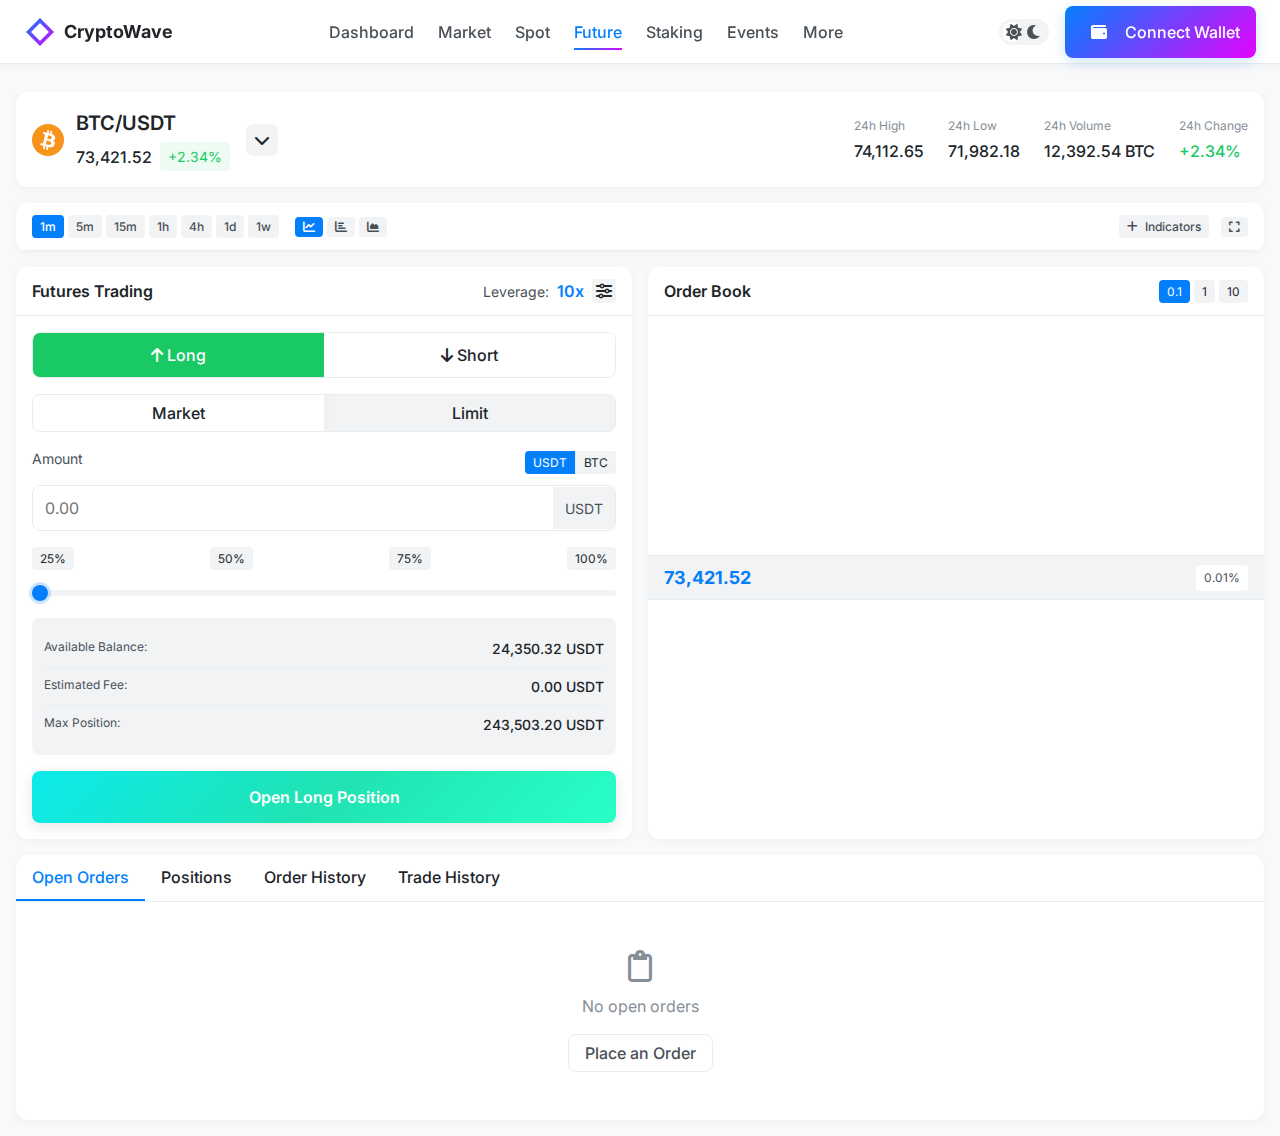
<file: future-trading/index.html>
<!DOCTYPE html>
<html lang="en">
<head>
    <meta charset="UTF-8">
    <meta name="viewport" content="width=device-width, initial-scale=1.0">
    <title>CryptoWave | Advanced Trading Platform</title>
    <link rel="stylesheet" href="styles.css">
    <link rel="preconnect" href="https://fonts.googleapis.com">
    <link rel="preconnect" href="https://fonts.gstatic.com" crossorigin>
    <link href="https://fonts.googleapis.com/css2?family=Inter:wght@300;400;500;600;700&display=swap" rel="stylesheet">
    <link rel="stylesheet" href="https://cdnjs.cloudflare.com/ajax/libs/font-awesome/6.0.0-beta3/css/all.min.css">
</head>
<body>
    <div class="app-wrapper">
        <!-- Header Navigation -->
        <header class="header">
            <div class="logo">
                <svg width="32" height="32" viewBox="0 0 32 32" fill="none" xmlns="http://www.w3.org/2000/svg">
                    <path d="M16 2L30 16L16 30L2 16L16 2Z" fill="url(#paint0_linear)"/>
                    <path d="M16 7L25 16L16 25L7 16L16 7Z" fill="white"/>
                    <defs>
                        <linearGradient id="paint0_linear" x1="2" y1="2" x2="30" y2="30" gradientUnits="userSpaceOnUse">
                            <stop offset="0%" stop-color="#037ffc"/>
                            <stop offset="100%" stop-color="#e303fc"/>
                        </linearGradient>
                    </defs>
                </svg>
                <span>CryptoWave</span>
            </div>
            
            <nav class="main-nav">
                <ul>
                    <li><a href="#">Dashboard</a></li>
                    <li><a href="#">Market</a></li>
                    <li><a href="#">Spot</a></li>
                    <li class="active"><a href="#">Future</a></li>
                    <li><a href="#">Staking</a></li>
                    <li><a href="#">Events</a></li>
                    <li><a href="#">More</a></li>
                </ul>
            </nav>
            
            <div class="user-controls">
                <div class="theme-toggle">
                    <input type="checkbox" id="theme-switch" class="theme-switch">
                    <label for="theme-switch" class="theme-switch-label">
                        <span class="theme-icon light"><i class="fas fa-sun"></i></span>
                        <span class="theme-icon dark"><i class="fas fa-moon"></i></span>
                    </label>
                </div>
                <div class="wallet-connect">
                    <button class="btn btn-primary">
                        <span class="btn-icon"><i class="fas fa-wallet"></i></span>
                        Connect Wallet
                    </button>
                </div>
            </div>
        </header>

        <!-- Main Content -->
        <main class="main-content">
            <!-- Trading Pair Selection -->
            <div class="trading-pair-selection">
                <div class="pair-selector">
                    <div class="current-pair">
                        <div class="pair-icon">
                            <img src="assets/btc-icon.svg" alt="Bitcoin">
                        </div>
                        <div class="pair-details">
                            <h2>BTC/USDT</h2>
                            <div class="pair-price">
                                <span class="price">73,421.52</span>
                                <span class="change positive">+2.34%</span>
                            </div>
                        </div>
                    </div>
                    <button class="pair-dropdown-btn">
                        <i class="fas fa-chevron-down"></i>
                    </button>
                </div>
                <div class="market-stats">
                    <div class="stat">
                        <span class="stat-label">24h High</span>
                        <span class="stat-value">74,112.65</span>
                    </div>
                    <div class="stat">
                        <span class="stat-label">24h Low</span>
                        <span class="stat-value">71,982.18</span>
                    </div>
                    <div class="stat">
                        <span class="stat-label">24h Volume</span>
                        <span class="stat-value">12,392.54 BTC</span>
                    </div>
                    <div class="stat">
                        <span class="stat-label">24h Change</span>
                        <span class="stat-value positive">+2.34%</span>
                    </div>
                </div>
            </div>
            
            <!-- Main Trading Interface -->
            <div class="trading-interface">
                <!-- Chart Component -->
                <div class="chart-container">
                    <div class="chart-header">
                        <div class="chart-controls">
                            <div class="chart-timeframe">
                                <button class="btn btn-time active">1m</button>
                                <button class="btn btn-time">5m</button>
                                <button class="btn btn-time">15m</button>
                                <button class="btn btn-time">1h</button>
                                <button class="btn btn-time">4h</button>
                                <button class="btn btn-time">1d</button>
                                <button class="btn btn-time">1w</button>
                            </div>
                            <div class="chart-type">
                                <button class="btn btn-chart active">
                                    <i class="fas fa-chart-line"></i>
                                </button>
                                <button class="btn btn-chart">
                                    <i class="fas fa-chart-bar"></i>
                                </button>
                                <button class="btn btn-chart">
                                    <i class="fas fa-chart-area"></i>
                                </button>
                            </div>
                        </div>
                        <div class="chart-indicators">
                            <button class="btn btn-indicator">
                                <i class="fas fa-plus"></i>
                                <span>Indicators</span>
                            </button>
                            <button class="btn btn-fullscreen">
                                <i class="fas fa-expand"></i>
                            </button>
                        </div>
                    </div>
                    
                    <div class="trading-view-chart" id="trading-chart">
                        <!-- TradingView chart will be injected here -->
                    </div>
                </div>
                
                <!-- Order Book and Trading Form -->
                <div class="side-panel">
                    <div class="trade-panel">
                        <div class="panel-header">
                            <h3>Futures Trading</h3>
                            <div class="leverage-selector">
                                <span class="leverage-label">Leverage:</span>
                                <div class="leverage-value">10x</div>
                                <button class="leverage-adjust">
                                    <i class="fas fa-sliders-h"></i>
                                </button>
                            </div>
                        </div>
                        
                        <!-- Trade Direction Toggle -->
                        <div class="trade-direction-toggle">
                            <button class="btn-direction btn-long active" data-direction="long">
                                <i class="fas fa-arrow-up"></i>
                                Long
                            </button>
                            <button class="btn-direction btn-short" data-direction="short">
                                <i class="fas fa-arrow-down"></i>
                                Short
                            </button>
                        </div>
                        
                        <!-- Trade Type Toggle -->
                        <div class="trade-type-toggle">
                            <button class="btn-type active" data-type="market">Market</button>
                            <button class="btn-type" data-type="limit">Limit</button>
                        </div>
                        
                        <!-- Dynamic Trade Form -->
                        <div class="trade-form">
                            <!-- Fields change based on trade type selection -->
                            <div class="form-group limit-price hidden">
                                <label for="limit-price">Limit Price</label>
                                <div class="input-with-addon">
                                    <input type="text" id="limit-price" placeholder="0.00">
                                    <div class="input-addon">USDT</div>
                                </div>
                            </div>
                            
                            <div class="form-group">
                                <div class="amount-label-container">
                                    <label for="trade-amount">Amount</label>
                                    <div class="amount-denomination">
                                        <button class="denomination-btn active" data-denom="usdt">USDT</button>
                                        <button class="denomination-btn" data-denom="btc">BTC</button>
                                    </div>
                                </div>
                                <div class="input-with-addon">
                                    <input type="text" id="trade-amount" placeholder="0.00">
                                    <div class="input-addon" id="current-denom">USDT</div>
                                </div>
                            </div>
                            
                            <!-- Amount Slider -->
                            <div class="amount-slider-container">
                                <div class="amount-percentage-buttons">
                                    <button class="percentage-btn" data-percentage="25">25%</button>
                                    <button class="percentage-btn" data-percentage="50">50%</button>
                                    <button class="percentage-btn" data-percentage="75">75%</button>
                                    <button class="percentage-btn" data-percentage="100">100%</button>
                                </div>
                                <input type="range" class="amount-slider" min="0" max="100" value="0">
                            </div>
                            
                            <!-- Trade Stats -->
                            <div class="trade-stats">
                                <div class="stat-row">
                                    <div class="stat-label">Available Balance:</div>
                                    <div class="stat-value">24,350.32 USDT</div>
                                </div>
                                <div class="stat-row">
                                    <div class="stat-label">Estimated Fee:</div>
                                    <div class="stat-value">0.00 USDT</div>
                                </div>
                                <div class="stat-row">
                                    <div class="stat-label">Max Position:</div>
                                    <div class="stat-value">243,503.20 USDT</div>
                                </div>
                            </div>
                            
                            <!-- Submit Button -->
                            <button class="btn-submit btn-long">
                                Open Long Position
                            </button>
                        </div>
                    </div>
                    
                    <!-- Order Book -->
                    <div class="orderbook-panel">
                        <div class="panel-header">
                            <h3>Order Book</h3>
                            <div class="orderbook-controls">
                                <button class="btn-decimal active">0.1</button>
                                <button class="btn-decimal">1</button>
                                <button class="btn-decimal">10</button>
                            </div>
                        </div>
                        
                        <div class="orderbook-content">
                            <!-- Asks (Sell Orders) - Will be populated dynamically -->
                            <div class="orderbook-asks"></div>
                            
                            <!-- Current Price -->
                            <div class="orderbook-spread">
                                <div class="current-price">73,421.52</div>
                                <div class="spread-value">0.01%</div>
                            </div>
                            
                            <!-- Bids (Buy Orders) - Will be populated dynamically -->
                            <div class="orderbook-bids"></div>
                        </div>
                    </div>
                </div>
            </div>
            
            <!-- Recent Trades and Open Orders -->
            <div class="bottom-panel">
                <div class="panel-tabs">
                    <button class="tab-btn active" data-tab="open-orders">Open Orders</button>
                    <button class="tab-btn" data-tab="positions">Positions</button>
                    <button class="tab-btn" data-tab="order-history">Order History</button>
                    <button class="tab-btn" data-tab="trade-history">Trade History</button>
                </div>
                
                <div class="tab-content active" id="open-orders">
                    <div class="empty-state">
                        <i class="far fa-clipboard"></i>
                        <p>No open orders</p>
                        <button class="btn btn-secondary">Place an Order</button>
                    </div>
                </div>
                
                <div class="tab-content" id="positions">
                    <div class="empty-state">
                        <i class="far fa-chart-bar"></i>
                        <p>No open positions</p>
                        <button class="btn btn-secondary">Open a Position</button>
                    </div>
                </div>
                
                <div class="tab-content" id="order-history">
                    <table class="data-table">
                        <thead>
                            <tr>
                                <th>Date</th>
                                <th>Pair</th>
                                <th>Type</th>
                                <th>Side</th>
                                <th>Price</th>
                                <th>Amount</th>
                                <th>Filled</th>
                                <th>Total</th>
                                <th>Status</th>
                            </tr>
                        </thead>
                        <tbody>
                            <tr>
                                <td>2025-04-05 09:42:18</td>
                                <td>BTC/USDT</td>
                                <td>Limit</td>
                                <td class="side buy">Buy</td>
                                <td>72,850.00</td>
                                <td>0.5000</td>
                                <td>0.5000</td>
                                <td>36,425.00 USDT</td>
                                <td><span class="status filled">Filled</span></td>
                            </tr>
                            <tr>
                                <td>2025-04-04 15:21:36</td>
                                <td>BTC/USDT</td>
                                <td>Market</td>
                                <td class="side sell">Sell</td>
                                <td>73,012.48</td>
                                <td>0.3500</td>
                                <td>0.3500</td>
                                <td>25,554.37 USDT</td>
                                <td><span class="status filled">Filled</span></td>
                            </tr>
                        </tbody>
                    </table>
                </div>
                
                <div class="tab-content" id="trade-history">
                    <table class="data-table">
                        <thead>
                            <tr>
                                <th>Date</th>
                                <th>Pair</th>
                                <th>Side</th>
                                <th>Price</th>
                                <th>Amount</th>
                                <th>Fee</th>
                                <th>Total</th>
                            </tr>
                        </thead>
                        <tbody>
                            <tr>
                                <td>2025-04-05 09:42:18</td>
                                <td>BTC/USDT</td>
                                <td class="side buy">Buy</td>
                                <td>72,850.00</td>
                                <td>0.5000</td>
                                <td>18.21 USDT</td>
                                <td>36,425.00 USDT</td>
                            </tr>
                            <tr>
                                <td>2025-04-04 15:21:36</td>
                                <td>BTC/USDT</td>
                                <td class="side sell">Sell</td>
                                <td>73,012.48</td>
                                <td>0.3500</td>
                                <td>12.78 USDT</td>
                                <td>25,554.37 USDT</td>
                            </tr>
                        </tbody>
                    </table>
                </div>
            </div>
        </main>
    </div>
    
    <!-- Trading View Widget Script -->
    <script src="https://s3.tradingview.com/tv.js"></script>
    <script src="script.js"></script>
</body>
</html>
</file>
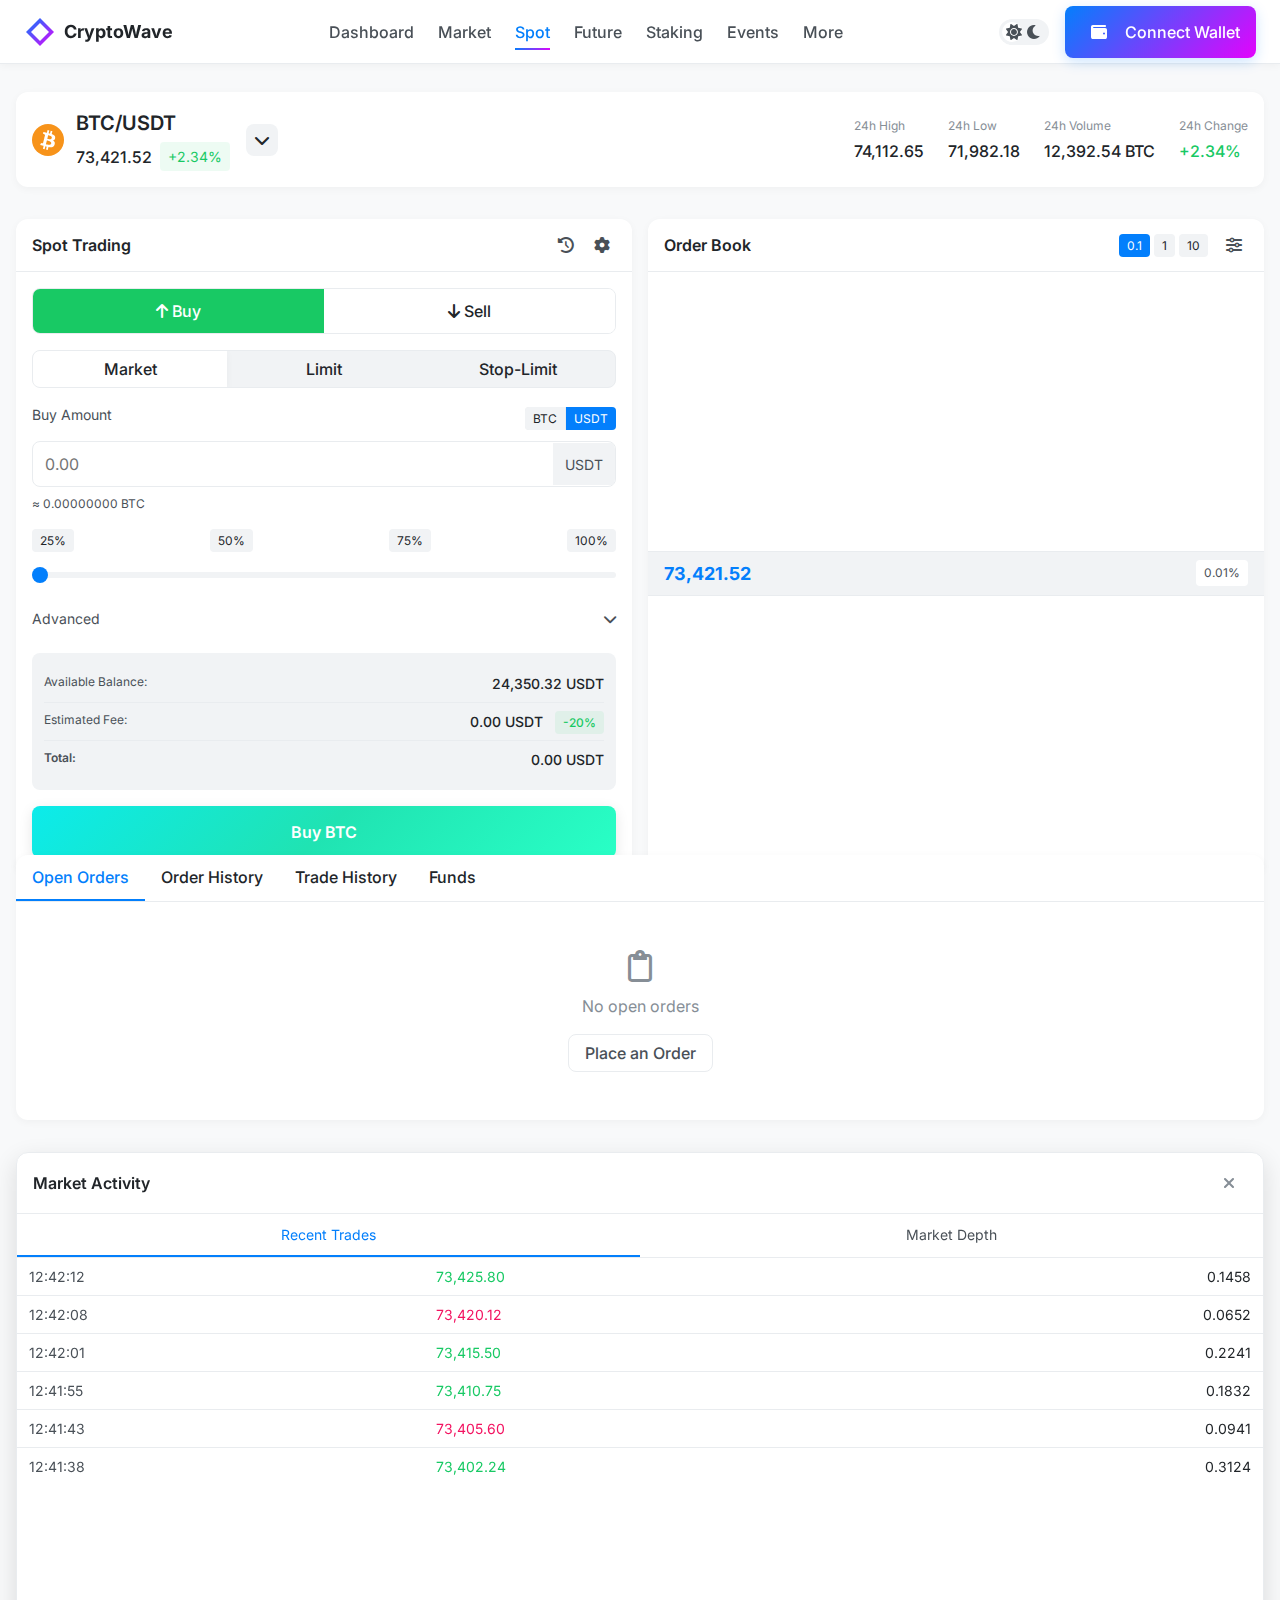
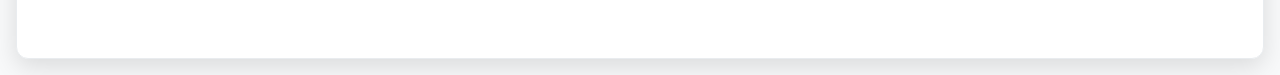
<file: spot-trading/index.html>
<!DOCTYPE html>
<html lang="en">
<head>
    <meta charset="UTF-8">
    <meta name="viewport" content="width=device-width, initial-scale=1.0">
    <title>CryptoWave | Spot Trading Platform</title>
    <link rel="stylesheet" href="styles.css">
    <link rel="preconnect" href="https://fonts.googleapis.com">
    <link rel="preconnect" href="https://fonts.gstatic.com" crossorigin>
    <link href="https://fonts.googleapis.com/css2?family=Inter:wght@300;400;500;600;700&display=swap" rel="stylesheet">
    <link rel="stylesheet" href="https://cdnjs.cloudflare.com/ajax/libs/font-awesome/6.0.0-beta3/css/all.min.css">
</head>
<body>
    <div class="app-wrapper">
        <!-- Header Navigation -->
        <header class="header">
            <div class="logo">
                <svg width="32" height="32" viewBox="0 0 32 32" fill="none" xmlns="http://www.w3.org/2000/svg">
                    <path d="M16 2L30 16L16 30L2 16L16 2Z" fill="url(#paint0_linear)"/>
                    <path d="M16 7L25 16L16 25L7 16L16 7Z" fill="white"/>
                    <defs>
                        <linearGradient id="paint0_linear" x1="2" y1="2" x2="30" y2="30" gradientUnits="userSpaceOnUse">
                            <stop offset="0%" stop-color="#037ffc"/>
                            <stop offset="100%" stop-color="#e303fc"/>
                        </linearGradient>
                    </defs>
                </svg>
                <span>CryptoWave</span>
            </div>
            
            <nav class="main-nav">
                <ul>
                    <li><a href="#">Dashboard</a></li>
                    <li><a href="#">Market</a></li>
                    <li class="active"><a href="#">Spot</a></li>
                    <li><a href="#">Future</a></li>
                    <li><a href="#">Staking</a></li>
                    <li><a href="#">Events</a></li>
                    <li><a href="#">More</a></li>
                </ul>
            </nav>
            
            <div class="user-controls">
                <div class="theme-toggle">
                    <input type="checkbox" id="theme-switch" class="theme-switch">
                    <label for="theme-switch" class="theme-switch-label">
                        <span class="theme-icon light"><i class="fas fa-sun"></i></span>
                        <span class="theme-icon dark"><i class="fas fa-moon"></i></span>
                    </label>
                </div>
                <div class="wallet-connect">
                    <button class="btn btn-primary">
                        <span class="btn-icon"><i class="fas fa-wallet"></i></span>
                        Connect Wallet
                    </button>
                </div>
            </div>
        </header>

        <!-- Main Content -->
        <main class="main-content">
            <!-- Trading Pair Selection -->
            <div class="trading-pair-selection">
                <div class="pair-selector">
                    <div class="current-pair">
                        <div class="pair-icon">
                            <img src="../future-trading/assets/btc-icon.svg" alt="Bitcoin">
                        </div>
                        <div class="pair-details">
                            <h2>BTC/USDT</h2>
                            <div class="pair-price">
                                <span class="price">73,421.52</span>
                                <span class="change positive">+2.34%</span>
                            </div>
                        </div>
                    </div>
                    <button class="pair-dropdown-btn">
                        <i class="fas fa-chevron-down"></i>
                    </button>
                </div>
                <div class="market-stats">
                    <div class="stat">
                        <span class="stat-label">24h High</span>
                        <span class="stat-value">74,112.65</span>
                    </div>
                    <div class="stat">
                        <span class="stat-label">24h Low</span>
                        <span class="stat-value">71,982.18</span>
                    </div>
                    <div class="stat">
                        <span class="stat-label">24h Volume</span>
                        <span class="stat-value">12,392.54 BTC</span>
                    </div>
                    <div class="stat">
                        <span class="stat-label">24h Change</span>
                        <span class="stat-value positive">+2.34%</span>
                    </div>
                </div>
            </div>
            
            <!-- Main Trading Interface -->
            <div class="trading-interface">
                <!-- Chart Component -->
                <div class="chart-container">
                    <div class="chart-header">
                        <div class="chart-controls">
                            <div class="chart-timeframe">
                                <button class="btn btn-time active">1m</button>
                                <button class="btn btn-time">5m</button>
                                <button class="btn btn-time">15m</button>
                                <button class="btn btn-time">1h</button>
                                <button class="btn btn-time">4h</button>
                                <button class="btn btn-time">1d</button>
                                <button class="btn btn-time">1w</button>
                            </div>
                            <div class="chart-type">
                                <button class="btn btn-chart active">
                                    <i class="fas fa-chart-line"></i>
                                </button>
                                <button class="btn btn-chart">
                                    <i class="fas fa-chart-bar"></i>
                                </button>
                                <button class="btn btn-chart">
                                    <i class="fas fa-chart-area"></i>
                                </button>
                            </div>
                        </div>
                        <div class="chart-indicators">
                            <button class="btn btn-indicator">
                                <i class="fas fa-plus"></i>
                                <span>Indicators</span>
                            </button>
                            <button class="btn btn-fullscreen">
                                <i class="fas fa-expand"></i>
                            </button>
                        </div>
                    </div>
                    
                    <div class="trading-view-chart" id="trading-chart">
                        <!-- TradingView chart will be injected here -->
                    </div>
                </div>
                
                <!-- Order Book and Trading Form -->
                <div class="side-panel">
                    <div class="trade-panel">
                        <div class="panel-header">
                            <h3>Spot Trading</h3>
                            <div class="panel-actions">
                                <button class="action-btn tooltip" data-tooltip="Trading History">
                                    <i class="fas fa-history"></i>
                                </button>
                                <button class="action-btn tooltip" data-tooltip="Settings">
                                    <i class="fas fa-cog"></i>
                                </button>
                            </div>
                        </div>
                        
                        <!-- Trade Direction Toggle -->
                        <div class="trade-direction-toggle">
                            <button class="btn-direction btn-buy active" data-direction="buy">
                                <i class="fas fa-arrow-up"></i>
                                Buy
                            </button>
                            <button class="btn-direction btn-sell" data-direction="sell">
                                <i class="fas fa-arrow-down"></i>
                                Sell
                            </button>
                        </div>
                        
                        <!-- Trade Type Toggle -->
                        <div class="trade-type-toggle">
                            <button class="btn-type active" data-type="market">Market</button>
                            <button class="btn-type" data-type="limit">Limit</button>
                            <button class="btn-type" data-type="stop">Stop-Limit</button>
                        </div>
                        
                        <!-- Dynamic Trade Form -->
                        <div class="trade-form">
                            <!-- Fields change based on trade type selection -->
                            <div class="form-group limit-price hidden">
                                <label for="limit-price">Limit Price</label>
                                <div class="input-with-addon">
                                    <input type="text" id="limit-price" placeholder="0.00">
                                    <div class="input-addon">USDT</div>
                                </div>
                            </div>
                            
                            <div class="form-group stop-price hidden">
                                <label for="stop-price">Stop Price</label>
                                <div class="input-with-addon">
                                    <input type="text" id="stop-price" placeholder="0.00">
                                    <div class="input-addon">USDT</div>
                                </div>
                            </div>
                            
                            <div class="form-group">
                                <div class="amount-label-container">
                                    <label for="trade-amount">
                                        <span class="trade-direction-label">Buy</span> Amount
                                    </label>
                                    <div class="amount-denomination">
                                        <button class="denomination-btn" data-denom="btc">BTC</button>
                                        <button class="denomination-btn active" data-denom="usdt">USDT</button>
                                    </div>
                                </div>
                                <div class="input-with-addon">
                                    <input type="text" id="trade-amount" placeholder="0.00">
                                    <div class="input-addon" id="current-denom">USDT</div>
                                </div>
                                <div class="token-conversion">
                                    <span id="token-conversion-text">≈ 0.00000000 BTC</span>
                                </div>
                            </div>
                            
                            <!-- Amount Slider -->
                            <div class="amount-slider-container">
                                <div class="amount-percentage-buttons">
                                    <button class="percentage-btn" data-percentage="25">25%</button>
                                    <button class="percentage-btn" data-percentage="50">50%</button>
                                    <button class="percentage-btn" data-percentage="75">75%</button>
                                    <button class="percentage-btn" data-percentage="100">100%</button>
                                </div>
                                <input type="range" class="amount-slider" min="0" max="100" value="0">
                            </div>
                            
                            <!-- Advanced Options (expandable) -->
                            <div class="advanced-options">
                                <div class="advanced-toggle" id="advanced-toggle">
                                    <span>Advanced</span>
                                    <i class="fas fa-chevron-down"></i>
                                </div>
                                <div class="advanced-content" id="advanced-content">
                                    <div class="form-group">
                                        <label for="time-in-force">Time In Force</label>
                                        <div class="select-wrapper">
                                            <select id="time-in-force">
                                                <option value="gtc">Good Till Cancelled (GTC)</option>
                                                <option value="ioc">Immediate or Cancel (IOC)</option>
                                                <option value="fok">Fill or Kill (FOK)</option>
                                            </select>
                                            <i class="fas fa-chevron-down"></i>
                                        </div>
                                    </div>
                                    <div class="form-group">
                                        <div class="checkbox-wrapper">
                                            <input type="checkbox" id="post-only">
                                            <label for="post-only">Post Only</label>
                                            <span class="info-tooltip" data-tooltip="Your order will only be added to the order book, not executed immediately against existing orders.">
                                                <i class="fas fa-info-circle"></i>
                                            </span>
                                        </div>
                                    </div>
                                </div>
                            </div>
                            
                            <!-- Trade Stats -->
                            <div class="trade-stats">
                                <div class="stat-row">
                                    <div class="stat-label">Available Balance:</div>
                                    <div class="stat-value">
                                        <span id="available-usdt">24,350.32 USDT</span>
                                        <span id="available-btc" class="hidden">1.2459 BTC</span>
                                    </div>
                                </div>
                                <div class="stat-row">
                                    <div class="stat-label">Estimated Fee:</div>
                                    <div class="stat-value">
                                        <span id="fee-amount">0.00 USDT</span>
                                        <span class="discount-label">-20%</span>
                                    </div>
                                </div>
                                <div class="stat-row total-row">
                                    <div class="stat-label">Total:</div>
                                    <div class="stat-value" id="total-amount">0.00 USDT</div>
                                </div>
                            </div>
                            
                            <!-- Submit Button -->
                            <button class="btn-submit btn-buy">
                                Buy BTC
                            </button>
                        </div>
                    </div>
                    
                    <!-- Order Book -->
                    <div class="orderbook-panel">
                        <div class="panel-header">
                            <h3>Order Book</h3>
                            <div class="orderbook-controls">
                                <button class="btn-decimal active">0.1</button>
                                <button class="btn-decimal">1</button>
                                <button class="btn-decimal">10</button>
                                <button class="action-btn orderbook-settings">
                                    <i class="fas fa-sliders-h"></i>
                                </button>
                            </div>
                        </div>
                        
                        <div class="orderbook-content">
                            <!-- Asks (Sell Orders) - Will be populated dynamically -->
                            <div class="orderbook-asks"></div>
                            
                            <!-- Current Price -->
                            <div class="orderbook-spread">
                                <div class="current-price">73,421.52</div>
                                <div class="spread-value">0.01%</div>
                            </div>
                            
                            <!-- Bids (Buy Orders) - Will be populated dynamically -->
                            <div class="orderbook-bids"></div>
                        </div>
                    </div>
                </div>
            </div>
            
            <!-- Recent Trades and Open Orders -->
            <div class="bottom-panel">
                <div class="panel-tabs">
                    <button class="tab-btn active" data-tab="open-orders">Open Orders</button>
                    <button class="tab-btn" data-tab="order-history">Order History</button>
                    <button class="tab-btn" data-tab="trade-history">Trade History</button>
                    <button class="tab-btn" data-tab="funds">Funds</button>
                </div>
                
                <div class="tab-content active" id="open-orders">
                    <div class="empty-state">
                        <i class="far fa-clipboard"></i>
                        <p>No open orders</p>
                        <button class="btn btn-secondary">Place an Order</button>
                    </div>
                </div>
                
                <div class="tab-content" id="order-history">
                    <table class="data-table">
                        <thead>
                            <tr>
                                <th>Date</th>
                                <th>Pair</th>
                                <th>Type</th>
                                <th>Side</th>
                                <th>Price</th>
                                <th>Amount</th>
                                <th>Filled</th>
                                <th>Total</th>
                                <th>Status</th>
                                <th>Action</th>
                            </tr>
                        </thead>
                        <tbody>
                            <tr>
                                <td>2025-04-05 09:42:18</td>
                                <td>BTC/USDT</td>
                                <td>Limit</td>
                                <td class="side buy">Buy</td>
                                <td>72,850.00</td>
                                <td>0.5000</td>
                                <td>0.5000</td>
                                <td>36,425.00 USDT</td>
                                <td><span class="status filled">Filled</span></td>
                                <td><button class="btn-icon"><i class="fas fa-ellipsis-v"></i></button></td>
                            </tr>
                            <tr>
                                <td>2025-04-04 15:21:36</td>
                                <td>BTC/USDT</td>
                                <td>Market</td>
                                <td class="side sell">Sell</td>
                                <td>73,012.48</td>
                                <td>0.3500</td>
                                <td>0.3500</td>
                                <td>25,554.37 USDT</td>
                                <td><span class="status filled">Filled</span></td>
                                <td><button class="btn-icon"><i class="fas fa-ellipsis-v"></i></button></td>
                            </tr>
                        </tbody>
                    </table>
                </div>
                
                <div class="tab-content" id="trade-history">
                    <table class="data-table">
                        <thead>
                            <tr>
                                <th>Date</th>
                                <th>Pair</th>
                                <th>Side</th>
                                <th>Price</th>
                                <th>Amount</th>
                                <th>Fee</th>
                                <th>Total</th>
                            </tr>
                        </thead>
                        <tbody>
                            <tr>
                                <td>2025-04-05 09:42:18</td>
                                <td>BTC/USDT</td>
                                <td class="side buy">Buy</td>
                                <td>72,850.00</td>
                                <td>0.5000</td>
                                <td>18.21 USDT</td>
                                <td>36,425.00 USDT</td>
                            </tr>
                            <tr>
                                <td>2025-04-04 15:21:36</td>
                                <td>BTC/USDT</td>
                                <td class="side sell">Sell</td>
                                <td>73,012.48</td>
                                <td>0.3500</td>
                                <td>12.78 USDT</td>
                                <td>25,554.37 USDT</td>
                            </tr>
                        </tbody>
                    </table>
                </div>
                
                <div class="tab-content" id="funds">
                    <div class="funds-header">
                        <div class="funds-search">
                            <i class="fas fa-search"></i>
                            <input type="text" placeholder="Search coin...">
                        </div>
                        <div class="funds-actions">
                            <button class="btn-outline btn-sm">
                                <i class="fas fa-download"></i>
                                Deposit
                            </button>
                            <button class="btn-outline btn-sm">
                                <i class="fas fa-upload"></i>
                                Withdraw
                            </button>
                            <button class="btn-outline btn-sm">
                                <i class="fas fa-exchange-alt"></i>
                                Transfer
                            </button>
                        </div>
                    </div>
                    <table class="data-table funds-table">
                        <thead>
                            <tr>
                                <th>Coin</th>
                                <th>Available Balance</th>
                                <th>In Order</th>
                                <th>Total</th>
                                <th>USDT Value</th>
                                <th>Action</th>
                            </tr>
                        </thead>
                        <tbody>
                            <tr>
                                <td>
                                    <div class="coin-info">
                                        <img src="../future-trading/assets/btc-icon.svg" alt="BTC">
                                        <div>
                                            <span class="coin-name">Bitcoin</span>
                                            <span class="coin-symbol">BTC</span>
                                        </div>
                                    </div>
                                </td>
                                <td>1.2459</td>
                                <td>0.0000</td>
                                <td>1.2459</td>
                                <td>91,475.82</td>
                                <td>
                                    <div class="action-buttons">
                                        <button class="btn-text">Deposit</button>
                                        <button class="btn-text">Withdraw</button>
                                        <button class="btn-text">Trade</button>
                                    </div>
                                </td>
                            </tr>
                            <tr>
                                <td>
                                    <div class="coin-info">
                                        <div class="coin-icon-placeholder">
                                            <span>USDT</span>
                                        </div>
                                        <div>
                                            <span class="coin-name">Tether</span>
                                            <span class="coin-symbol">USDT</span>
                                        </div>
                                    </div>
                                </td>
                                <td>24,350.32</td>
                                <td>0.00</td>
                                <td>24,350.32</td>
                                <td>24,350.32</td>
                                <td>
                                    <div class="action-buttons">
                                        <button class="btn-text">Deposit</button>
                                        <button class="btn-text">Withdraw</button>
                                        <button class="btn-text">Trade</button>
                                    </div>
                                </td>
                            </tr>
                            <tr>
                                <td>
                                    <div class="coin-info">
                                        <div class="coin-icon-placeholder eth">
                                            <span>ETH</span>
                                        </div>
                                        <div>
                                            <span class="coin-name">Ethereum</span>
                                            <span class="coin-symbol">ETH</span>
                                        </div>
                                    </div>
                                </td>
                                <td>5.4321</td>
                                <td>0.1000</td>
                                <td>5.5321</td>
                                <td>18,957.65</td>
                                <td>
                                    <div class="action-buttons">
                                        <button class="btn-text">Deposit</button>
                                        <button class="btn-text">Withdraw</button>
                                        <button class="btn-text">Trade</button>
                                    </div>
                                </td>
                            </tr>
                        </tbody>
                    </table>
                </div>
            </div>
            
            <!-- Market Activity Panel - New Component -->
            <div class="market-activity-panel">
                <div class="panel-header">
                    <h3>Market Activity</h3>
                    <button class="btn-icon panel-close">
                        <i class="fas fa-times"></i>
                    </button>
                </div>
                <div class="activity-tabs">
                    <button class="activity-tab active" data-tab="recent-trades">Recent Trades</button>
                    <button class="activity-tab" data-tab="market-depth">Market Depth</button>
                </div>
                <div class="activity-content">
                    <div class="activity-tab-content active" id="recent-trades-content">
                        <ul class="trade-list">
                            <li class="trade-item buy">
                                <div class="trade-time">12:42:12</div>
                                <div class="trade-price">73,425.80</div>
                                <div class="trade-amount">0.1458</div>
                            </li>
                            <li class="trade-item sell">
                                <div class="trade-time">12:42:08</div>
                                <div class="trade-price">73,420.12</div>
                                <div class="trade-amount">0.0652</div>
                            </li>
                            <li class="trade-item buy">
                                <div class="trade-time">12:42:01</div>
                                <div class="trade-price">73,415.50</div>
                                <div class="trade-amount">0.2241</div>
                            </li>
                            <li class="trade-item buy">
                                <div class="trade-time">12:41:55</div>
                                <div class="trade-price">73,410.75</div>
                                <div class="trade-amount">0.1832</div>
                            </li>
                            <li class="trade-item sell">
                                <div class="trade-time">12:41:43</div>
                                <div class="trade-price">73,405.60</div>
                                <div class="trade-amount">0.0941</div>
                            </li>
                            <li class="trade-item buy">
                                <div class="trade-time">12:41:38</div>
                                <div class="trade-price">73,402.24</div>
                                <div class="trade-amount">0.3124</div>
                            </li>
                        </ul>
                    </div>
                    <div class="activity-tab-content" id="market-depth-content">
                        <div class="market-depth-chart">
                            <!-- Market depth chart will be rendered here -->
                            <div class="placeholder-chart">
                                <i class="fas fa-chart-area"></i>
                                <span>Market Depth Chart</span>
                            </div>
                        </div>
                    </div>
                </div>
            </div>
        </main>
        
        <!-- Pair Dropdown -->
        <div class="pair-dropdown-content hidden">
            <div class="pair-search">
                <i class="fas fa-search"></i>
                <input type="text" placeholder="Search...">
            </div>
            <div class="pair-categories">
                <button class="category-btn active">All</button>
                <button class="category-btn">USDT</button>
                <button class="category-btn">BTC</button>
                <button class="category-btn">ETH</button>
                <button class="category-btn">Favorites</button>
            </div>
            <div class="pair-list">
                <div class="pair-dropdown-item">
                    <div class="pair-icon small">
                        <img src="../future-trading/assets/btc-icon.svg" alt="Bitcoin">
                    </div>
                    <div class="pair-details small">
                        <div class="pair-name">Bitcoin</div>
                        <div class="pair-symbol">BTC/USDT</div>
                    </div>
                    <div class="pair-price-info">
                        <div class="pair-current-price">73,421.52</div>
                        <div class="pair-price-change positive">+2.34%</div>
                    </div>
                </div>
                <div class="pair-dropdown-item">
                    <div class="pair-icon small">
                        <div class="coin-icon-placeholder eth">
                            <span>ETH</span>
                        </div>
                    </div>
                    <div class="pair-details small">
                        <div class="pair-name">Ethereum</div>
                        <div class="pair-symbol">ETH/USDT</div>
                    </div>
                    <div class="pair-price-info">
                        <div class="pair-current-price">3,752.18</div>
                        <div class="pair-price-change negative">-0.85%</div>
                    </div>
                </div>
                <div class="pair-dropdown-item">
                    <div class="pair-icon small">
                        <div class="coin-icon-placeholder sol">
                            <span>SOL</span>
                        </div>
                    </div>
                    <div class="pair-details small">
                        <div class="pair-name">Solana</div>
                        <div class="pair-symbol">SOL/USDT</div>
                    </div>
                    <div class="pair-price-info">
                        <div class="pair-current-price">142.87</div>
                        <div class="pair-price-change positive">+5.21%</div>
                    </div>
                </div>
            </div>
        </div>
        
        <!-- Toast Notifications Container -->
        <div class="toast-container">
            <!-- Toasts will be added dynamically -->
        </div>
    </div>
    
    <!-- Trading View Widget Script -->
    <script src="https://s3.tradingview.com/tv.js"></script>
    <script src="script.js"></script>
</body>
</html>
</file>
<file: future-trading/styles.css>
:root {
    /* Base Colors */
    --color-primary: #037ffc;
    --color-secondary: #e303fc;
    --color-success: #18c964;
    --color-warning: #f5a623;
    --color-danger: #f31260;
    --color-info: #5e5ce6;

    /* Interface Colors */
    --color-bg-primary: #f8f9fa;
    --color-bg-secondary: #ffffff;
    --color-bg-tertiary: #f1f3f5;
    --color-border: #e9ecef;
    --color-text-primary: #212529;
    --color-text-secondary: #495057;
    --color-text-muted: #868e96;
    
    /* Trade-specific Colors */
    --color-buy: #18c964;
    --color-sell: #f31260;
    --color-buy-bg: rgba(24, 201, 100, 0.08);
    --color-sell-bg: rgba(243, 18, 96, 0.08);
    
    /* Chart Colors */
    --color-chart-grid: #e9ecef;
    --color-chart-text: #495057;
    
    /* Gradients */
    --gradient-primary: linear-gradient(135deg, var(--color-primary), var(--color-secondary));
    --gradient-success: linear-gradient(135deg, #0cebeb, #20e3b2, #29ffc6);
    --gradient-danger: linear-gradient(135deg, #ff416c, #ff4b2b);
    
    /* Elevation and Effects */
    --shadow-sm: 0 2px 8px rgba(0, 0, 0, 0.04);
    --shadow-md: 0 4px 16px rgba(0, 0, 0, 0.08);
    --shadow-lg: 0 8px 24px rgba(0, 0, 0, 0.12);
    
    /* Spacing */
    --space-2xs: 0.25rem;   /*  4px */
    --space-xs:  0.5rem;    /*  8px */
    --space-sm:  0.75rem;   /* 12px */
    --space-md:  1rem;      /* 16px */
    --space-lg:  1.5rem;    /* 24px */
    --space-xl:  2rem;      /* 32px */
    --space-2xl: 3rem;      /* 48px */
    
    /* Border Radius */
    --radius-sm: 4px;
    --radius-md: 8px;
    --radius-lg: 12px;
    --radius-full: 9999px;
    
    /* Typography */
    --font-family: 'Inter', -apple-system, BlinkMacSystemFont, 'Segoe UI', Roboto, Oxygen, Ubuntu, Cantarell, 'Open Sans', 'Helvetica Neue', sans-serif;
    --font-size-xs: 0.75rem;   /* 12px */
    --font-size-sm: 0.875rem;  /* 14px */
    --font-size-md: 1rem;      /* 16px */
    --font-size-lg: 1.125rem;  /* 18px */
    --font-size-xl: 1.25rem;   /* 20px */
    --font-size-2xl: 1.5rem;   /* 24px */
    --font-size-3xl: 1.875rem; /* 30px */
    --font-size-4xl: 2.25rem;  /* 36px */
    
    /* Transitions */
    --transition-fast: 150ms ease;
    --transition-normal: 250ms ease;
    --transition-slow: 350ms ease;
    
    /* Layout */
    --header-height: 64px;
    --sidebar-width: 240px;
    
    /* Z-index layers */
    --z-dropdown: 1000;
    --z-sticky: 1020;
    --z-fixed: 1030;
    --z-modal-backdrop: 1040;
    --z-modal: 1050;
    --z-popover: 1060;
    --z-tooltip: 1070;
}

/* Dark Theme Colors (will be toggled via JS) */
.dark-theme {
    --color-bg-primary: #121212;
    --color-bg-secondary: #1e1e1e;
    --color-bg-tertiary: #2d2d2d;
    --color-border: #333333;
    --color-text-primary: #f8f9fa;
    --color-text-secondary: #ced4da;
    --color-text-muted: #868e96;
    --color-chart-grid: #333333;
    --color-chart-text: #adb5bd;
}

/* Reset & Base Styles */
* {
    margin: 0;
    padding: 0;
    box-sizing: border-box;
}

body {
    font-family: var(--font-family);
    background-color: var(--color-bg-primary);
    color: var(--color-text-primary);
    line-height: 1.5;
    overflow-x: hidden;
    -webkit-font-smoothing: antialiased;
    -moz-osx-font-smoothing: grayscale;
}

a {
    text-decoration: none;
    color: var(--color-primary);
    transition: color var(--transition-normal);
}

a:hover {
    color: var(--color-secondary);
}

ul, ol {
    list-style: none;
}

button, input, select, textarea {
    font-family: inherit;
    font-size: inherit;
    color: inherit;
}

button {
    cursor: pointer;
    border: none;
    background: none;
}

input {
    border: none;
    outline: none;
}

/* Layout Containers */
.app-wrapper {
    min-height: 100vh;
    display: flex;
    flex-direction: column;
}

.main-content {
    display: flex;
    flex-direction: column;
    flex: 1;
    padding: var(--space-md);
    gap: var(--space-md);
}

/* Header & Navigation */
.header {
    height: var(--header-height);
    display: flex;
    align-items: center;
    justify-content: space-between;
    padding: 0 var(--space-lg);
    background-color: var(--color-bg-secondary);
    box-shadow: var(--shadow-sm);
    position: sticky;
    top: 0;
    z-index: var(--z-sticky);
    border-bottom: 1px solid var(--color-border);
}

.logo {
    display: flex;
    align-items: center;
    gap: var(--space-xs);
    font-weight: 700;
    font-size: var(--font-size-lg);
    color: var(--color-text-primary);
}

.logo svg {
    width: 32px;
    height: 32px;
}

.main-nav ul {
    display: flex;
    gap: var(--space-lg);
}

.main-nav li a {
    color: var(--color-text-secondary);
    font-weight: 500;
    padding: var(--space-xs) 0;
    position: relative;
    transition: color var(--transition-normal);
}

.main-nav li.active a, 
.main-nav li a:hover {
    color: var(--color-primary);
}

.main-nav li.active a::after {
    content: '';
    position: absolute;
    bottom: 0;
    left: 0;
    width: 100%;
    height: 2px;
    background: var(--gradient-primary);
    transition: transform var(--transition-normal);
}

.user-controls {
    display: flex;
    align-items: center;
    gap: var(--space-md);
}

/* Theme Toggle */
.theme-toggle {
    position: relative;
}

.theme-switch {
    position: absolute;
    opacity: 0;
    width: 0;
    height: 0;
}

.theme-switch-label {
    display: flex;
    align-items: center;
    justify-content: space-between;
    cursor: pointer;
    width: 50px;
    height: 26px;
    background: var(--color-bg-tertiary);
    border-radius: var(--radius-full);
    position: relative;
    transition: background-color var(--transition-normal);
    padding: 0 5px;
}

.theme-icon {
    display: flex;
    align-items: center;
    justify-content: center;
    width: 20px;
    height: 20px;
    color: var(--color-text-secondary);
    z-index: 1;
}

.theme-switch-label:after {
    content: '';
    position: absolute;
    top: 3px;
    left: 3px;
    width: 20px;
    height: 20px;
    background-color: var(--color-bg-secondary);
    border-radius: 50%;
    transition: transform var(--transition-normal);
}

.theme-switch:checked + .theme-switch-label:after {
    transform: translateX(24px);
}

/* Buttons */
.btn {
    display: inline-flex;
    align-items: center;
    justify-content: center;
    gap: var(--space-xs);
    padding: var(--space-xs) var(--space-md);
    border-radius: var(--radius-md);
    font-weight: 500;
    transition: all var(--transition-normal);
    background-color: var(--color-bg-tertiary);
    color: var(--color-text-secondary);
}

.btn:hover {
    background-color: var(--color-border);
}

.btn-primary {
    background: var(--gradient-primary);
    color: white;
    box-shadow: 0 4px 14px 0 rgba(3, 127, 252, 0.2);
}

.btn-primary:hover {
    background: var(--gradient-primary);
    transform: translateY(-2px);
    box-shadow: 0 6px 20px 0 rgba(3, 127, 252, 0.3);
}

.btn-secondary {
    border: 1px solid var(--color-border);
    background-color: var(--color-bg-secondary);
}

.btn-time, .btn-chart, .btn-indicator, .btn-fullscreen {
    padding: var(--space-2xs) var(--space-xs);
    border-radius: var(--radius-sm);
    font-size: var(--font-size-xs);
    color: var(--color-text-secondary);
}

.btn-time.active, .btn-chart.active {
    background-color: var(--color-primary);
    color: white;
}

.btn-icon {
    width: 36px;
    height: 36px;
    display: flex;
    align-items: center;
    justify-content: center;
    border-radius: var(--radius-md);
}

/* Trading Pair Selection */
.trading-pair-selection {
    display: flex;
    align-items: center;
    justify-content: space-between;
    padding: var(--space-md);
    background-color: var(--color-bg-secondary);
    border-radius: var(--radius-lg);
    box-shadow: var(--shadow-sm);
    margin-top: var(--space-sm);
}

.pair-selector {
    display: flex;
    align-items: center;
    gap: var(--space-md);
}

.current-pair {
    display: flex;
    align-items: center;
    gap: var(--space-sm);
}

.pair-icon {
    width: 32px;
    height: 32px;
    display: flex;
    align-items: center;
    justify-content: center;
}

.pair-icon img {
    width: 100%;
    height: 100%;
    object-fit: contain;
}

.pair-details h2 {
    font-size: var(--font-size-xl);
    font-weight: 600;
    margin-bottom: var(--space-2xs);
}

.pair-price {
    display: flex;
    align-items: center;
    gap: var(--space-xs);
}

.price {
    font-weight: 500;
}

.change {
    font-size: var(--font-size-sm);
    padding: var(--space-2xs) var(--space-xs);
    border-radius: var(--radius-sm);
}

.change.positive {
    background-color: var(--color-buy-bg);
    color: var(--color-buy);
}

.change.negative {
    background-color: var(--color-sell-bg);
    color: var(--color-sell);
}

.pair-dropdown-btn {
    width: 32px;
    height: 32px;
    display: flex;
    align-items: center;
    justify-content: center;
    border-radius: var(--radius-md);
    background-color: var(--color-bg-tertiary);
    transition: background-color var(--transition-normal);
}

.pair-dropdown-btn:hover {
    background-color: var(--color-border);
}

.market-stats {
    display: flex;
    gap: var(--space-lg);
}

.stat {
    display: flex;
    flex-direction: column;
    align-items: flex-start;
}

.stat-label {
    font-size: var(--font-size-xs);
    color: var(--color-text-muted);
    margin-bottom: var(--space-2xs);
}

.stat-value {
    font-weight: 500;
}

.stat-value.positive {
    color: var(--color-buy);
}

.stat-value.negative {
    color: var(--color-sell);
}

/* Trading Interface */
.trading-interface {
    display: grid;
    grid-template-columns: 1fr 380px;
    gap: var(--space-md);
    height: calc(100vh - var(--header-height) - 200px);
}

.chart-container {
    background-color: var(--color-bg-secondary);
    border-radius: var(--radius-lg);
    box-shadow: var(--shadow-sm);
    display: flex;
    flex-direction: column;
    overflow: hidden;
}

.chart-header {
    display: flex;
    align-items: center;
    justify-content: space-between;
    padding: var(--space-sm) var(--space-md);
    border-bottom: 1px solid var(--color-border);
}

.chart-controls {
    display: flex;
    align-items: center;
    gap: var(--space-md);
}

.chart-timeframe {
    display: flex;
    align-items: center;
    gap: var(--space-2xs);
}

.chart-type {
    display: flex;
    align-items: center;
    gap: var(--space-2xs);
}

.chart-indicators {
    display: flex;
    align-items: center;
    gap: var(--space-sm);
}

.trading-view-chart {
    flex: 1;
    width: 100%;
    background-color: var(--color-bg-secondary);
}

/* Side Panel */
.side-panel {
    display: flex;
    flex-direction: column;
    gap: var(--space-md);
    height: 100%;
}

.trade-panel, .orderbook-panel {
    background-color: var(--color-bg-secondary);
    border-radius: var(--radius-lg);
    box-shadow: var(--shadow-sm);
    overflow: hidden;
}

.panel-header {
    display: flex;
    align-items: center;
    justify-content: space-between;
    padding: var(--space-sm) var(--space-md);
    border-bottom: 1px solid var(--color-border);
}

.panel-header h3 {
    font-size: var(--font-size-md);
    font-weight: 600;
}

.leverage-selector {
    display: flex;
    align-items: center;
    gap: var(--space-xs);
}

.leverage-label {
    font-size: var(--font-size-sm);
    color: var(--color-text-secondary);
}

.leverage-value {
    font-weight: 600;
    color: var(--color-primary);
}

.leverage-adjust {
    width: 24px;
    height: 24px;
    display: flex;
    align-items: center;
    justify-content: center;
    border-radius: var(--radius-sm);
    background-color: var(--color-bg-tertiary);
    transition: background-color var(--transition-normal);
}

.leverage-adjust:hover {
    background-color: var(--color-border);
}

/* Trade Form */
.trade-direction-toggle {
    display: flex;
    margin: var(--space-md);
    border-radius: var(--radius-md);
    overflow: hidden;
    border: 1px solid var(--color-border);
}

.btn-direction {
    flex: 1;
    display: flex;
    align-items: center;
    justify-content: center;
    gap: var(--space-2xs);
    padding: var(--space-sm);
    font-weight: 500;
    transition: all var(--transition-normal);
    background-color: var(--color-bg-secondary);
}

.btn-long.active {
    background-color: var(--color-buy);
    color: white;
}

.btn-short.active {
    background-color: var(--color-sell);
    color: white;
}

.trade-type-toggle {
    display: flex;
    margin: 0 var(--space-md) var(--space-md);
    border-radius: var(--radius-md);
    overflow: hidden;
    border: 1px solid var(--color-border);
    background-color: var(--color-bg-tertiary);
}

.btn-type {
    flex: 1;
    padding: var(--space-xs);
    font-weight: 500;
    transition: all var(--transition-normal);
    text-align: center;
}

.btn-type.active {
    background-color: var(--color-bg-secondary);
    box-shadow: var(--shadow-sm);
}

.trade-form {
    padding: 0 var(--space-md) var(--space-md);
}

.form-group {
    margin-bottom: var(--space-md);
}

.form-group label {
    display: block;
    font-size: var(--font-size-sm);
    color: var(--color-text-secondary);
    margin-bottom: var(--space-xs);
}

.input-with-addon {
    display: flex;
    align-items: center;
    border: 1px solid var(--color-border);
    border-radius: var(--radius-md);
    overflow: hidden;
    transition: border-color var(--transition-normal);
    background-color: var(--color-bg-secondary);
}

.input-with-addon:focus-within {
    border-color: var(--color-primary);
}

.input-with-addon input {
    flex: 1;
    padding: var(--space-sm);
    background-color: transparent;
}

.input-addon {
    display: flex;
    align-items: center;
    justify-content: center;
    padding: 0 var(--space-sm);
    background-color: var(--color-bg-tertiary);
    color: var(--color-text-secondary);
    font-size: var(--font-size-sm);
    height: 42px;
}

.amount-label-container {
    display: flex;
    align-items: center;
    justify-content: space-between;
    margin-bottom: var(--space-xs);
}

.amount-denomination {
    display: flex;
    gap: 1px;
    border-radius: var(--radius-sm);
    overflow: hidden;
    background-color: var(--color-border);
}

.denomination-btn {
    font-size: var(--font-size-xs);
    padding: var(--space-2xs) var(--space-xs);
    background-color: var(--color-bg-tertiary);
    transition: all var(--transition-normal);
}

.denomination-btn.active {
    background-color: var(--color-primary);
    color: white;
}

.amount-slider-container {
    margin-bottom: var(--space-md);
}

.amount-percentage-buttons {
    display: flex;
    justify-content: space-between;
    margin-bottom: var(--space-xs);
}

.percentage-btn {
    font-size: var(--font-size-xs);
    padding: var(--space-2xs) var(--space-xs);
    border-radius: var(--radius-sm);
    background-color: var(--color-bg-tertiary);
    transition: all var(--transition-normal);
}

.percentage-btn:hover {
    background-color: var(--color-border);
}

.amount-slider {
    width: 100%;
    height: 6px;
    -webkit-appearance: none;
    appearance: none;
    background: var(--color-bg-tertiary);
    border-radius: var(--radius-full);
    outline: none;
    transition: all var(--transition-normal);
}

.amount-slider::-webkit-slider-thumb {
    -webkit-appearance: none;
    appearance: none;
    width: 16px;
    height: 16px;
    border-radius: 50%;
    background: var(--color-primary);
    cursor: pointer;
    transition: all var(--transition-normal);
}

.amount-slider::-webkit-slider-thumb:hover {
    transform: scale(1.2);
}

.trade-stats {
    background-color: var(--color-bg-tertiary);
    border-radius: var(--radius-md);
    padding: var(--space-sm);
    margin-bottom: var(--space-md);
}

.stat-row {
    display: flex;
    justify-content: space-between;
    font-size: var(--font-size-sm);
    padding: var(--space-xs) 0;
}

.stat-row:not(:last-child) {
    border-bottom: 1px solid var(--color-border);
}

.stat-row .stat-label {
    color: var(--color-text-secondary);
    margin-bottom: 0;
}

.btn-submit {
    width: 100%;
    padding: var(--space-md);
    border-radius: var(--radius-md);
    font-weight: 600;
    transition: all var(--transition-normal);
    color: white;
    box-shadow: 0 4px 14px 0 rgba(0, 0, 0, 0.1);
}

.btn-submit.btn-long {
    background: var(--gradient-success);
}

.btn-submit.btn-short {
    background: var(--gradient-danger);
}

.btn-submit:hover {
    transform: translateY(-2px);
    box-shadow: 0 6px 20px 0 rgba(0, 0, 0, 0.15);
}

.hidden {
    display: none;
}

/* Order Book Styling */
.orderbook-panel {
    flex: 1;
    display: flex;
    flex-direction: column;
}

.orderbook-controls {
    display: flex;
    align-items: center;
    gap: var(--space-2xs);
}

.btn-decimal {
    font-size: var(--font-size-xs);
    padding: var(--space-2xs) var(--space-xs);
    border-radius: var(--radius-sm);
    background-color: var(--color-bg-tertiary);
    transition: all var(--transition-normal);
}

.btn-decimal.active {
    background-color: var(--color-primary);
    color: white;
}

.orderbook-content {
    flex: 1;
    display: flex;
    flex-direction: column;
    overflow-y: auto;
}

.orderbook-asks, .orderbook-bids {
    flex: 1;
    overflow-y: auto;
}

.orderbook-row {
    display: grid;
    grid-template-columns: 1fr 1fr 2fr;
    padding: var(--space-2xs) var(--space-md);
    font-size: var(--font-size-sm);
    position: relative;
    transition: background-color var(--transition-normal);
}

.orderbook-row:hover {
    background-color: var(--color-bg-tertiary);
}

.price {
    font-weight: 500;
}

.price.sell {
    color: var(--color-sell);
}

.price.buy {
    color: var(--color-buy);
}

.amount {
    text-align: right;
}

.total {
    position: relative;
    text-align: right;
}

.depth-visualization {
    position: absolute;
    top: 0;
    right: 0;
    height: 100%;
    z-index: 0;
    opacity: 0.08;
}

.depth-visualization.sell {
    background-color: var(--color-sell);
}

.depth-visualization.buy {
    background-color: var(--color-buy);
}

.total span {
    position: relative;
    z-index: 1;
}

.orderbook-spread {
    display: flex;
    align-items: center;
    justify-content: space-between;
    padding: var(--space-xs) var(--space-md);
    border-top: 1px solid var(--color-border);
    border-bottom: 1px solid var(--color-border);
    background-color: var(--color-bg-tertiary);
}

.current-price {
    font-size: var(--font-size-lg);
    font-weight: 700;
    color: var(--color-primary);
}

.spread-value {
    font-size: var(--font-size-xs);
    color: var(--color-text-secondary);
    padding: var(--space-2xs) var(--space-xs);
    background-color: var(--color-bg-secondary);
    border-radius: var(--radius-sm);
}

/* Bottom Panel */
.bottom-panel {
    background-color: var(--color-bg-secondary);
    border-radius: var(--radius-lg);
    box-shadow: var(--shadow-sm);
    overflow: hidden;
    min-height: 200px;
}

.panel-tabs {
    display: flex;
    border-bottom: 1px solid var(--color-border);
}

.tab-btn {
    padding: var(--space-sm) var(--space-md);
    font-weight: 500;
    transition: all var(--transition-normal);
    border-bottom: 2px solid transparent;
}

.tab-btn.active {
    border-bottom: 2px solid var(--color-primary);
    color: var(--color-primary);
}

.tab-content {
    display: none;
    padding: var(--space-md);
}

.tab-content.active {
    display: block;
}

/* Empty State */
.empty-state {
    display: flex;
    flex-direction: column;
    align-items: center;
    justify-content: center;
    padding: var(--space-xl);
    color: var(--color-text-muted);
}

.empty-state i {
    font-size: 2rem;
    margin-bottom: var(--space-sm);
}

.empty-state p {
    margin-bottom: var(--space-md);
}

/* Data Tables */
.data-table {
    width: 100%;
    border-collapse: collapse;
}

.data-table th, .data-table td {
    padding: var(--space-sm);
    text-align: left;
    font-size: var(--font-size-sm);
}

.data-table th {
    color: var(--color-text-secondary);
    font-weight: 500;
}

.data-table tbody tr {
    border-bottom: 1px solid var(--color-border);
}

.data-table tbody tr:last-child {
    border-bottom: none;
}

.side {
    font-weight: 600;
}

.side.buy {
    color: var(--color-buy);
}

.side.sell {
    color: var(--color-sell);
}

.status {
    display: inline-block;
    padding: var(--space-2xs) var(--space-xs);
    border-radius: var(--radius-sm);
    font-size: var(--font-size-xs);
    font-weight: 600;
}

.status.filled {
    background-color: var(--color-buy-bg);
    color: var(--color-buy);
}

.status.cancelled {
    background-color: var(--color-bg-tertiary);
    color: var(--color-text-muted);
}

/* Responsive Adjustments */
@media (max-width: 1280px) {
    .trading-interface {
        grid-template-columns: 1fr;
        grid-template-rows: 1fr 1fr;
    }
    
    .side-panel {
        flex-direction: row;
        height: auto;
    }
    
    .trade-panel, .orderbook-panel {
        flex: 1;
        height: auto;
    }
}

@media (max-width: 768px) {
    .header {
        padding: 0 var(--space-md);
    }
    
    .main-nav {
        display: none;
    }
    
    .trading-pair-selection {
        flex-direction: column;
        align-items: flex-start;
        gap: var(--space-md);
    }
    
    .market-stats {
        width: 100%;
        justify-content: space-between;
    }
    
    .trading-interface {
        height: auto;
    }
    
    .side-panel {
        flex-direction: column;
    }
    
    .panel-tabs {
        overflow-x: auto;
    }
}

/* Animation Classes */
.animate-pulse {
    animation: pulse 2s infinite;
}

@keyframes pulse {
    0% {
        opacity: 1;
    }
    50% {
        opacity: 0.7;
    }
    100% {
        opacity: 1;
    }
}

.animate-fade-in {
    animation: fadeIn 0.3s forwards;
}

@keyframes fadeIn {
    from {
        opacity: 0;
    }
    to {
        opacity: 1;
    }
}

.animate-slide-up {
    animation: slideUp 0.3s forwards;
}

@keyframes slideUp {
    from {
        opacity: 0;
        transform: translateY(20px);
    }
    to {
        opacity: 1;
        transform: translateY(0);
    }
}

/* Custom Scrollbar */
::-webkit-scrollbar {
    width: 8px;
    height: 8px;
}

::-webkit-scrollbar-track {
    background: var(--color-bg-tertiary);
    border-radius: var(--radius-md);
}

::-webkit-scrollbar-thumb {
    background: var(--color-border);
    border-radius: var(--radius-md);
}

::-webkit-scrollbar-thumb:hover {
    background: var(--color-text-muted);
}

/* Add these styles for the pair selector dropdown */

.pair-dropdown-content {
    position: absolute;
    top: 100%;
    right: 0;
    width: 240px;
    max-height: 320px;
    overflow-y: auto;
    background-color: var(--color-bg-secondary);
    border-radius: var(--radius-lg);
    box-shadow: var(--shadow-lg);
    z-index: 1000;
    border: 1px solid var(--color-border);
    margin-top: 8px;
}

.pair-dropdown-item {
    display: flex;
    align-items: center;
    padding: 12px;
    cursor: pointer;
    transition: background-color 0.2s ease;
    border-bottom: 1px solid var(--color-border);
}

.pair-dropdown-item:last-child {
    border-bottom: none;
}

.pair-dropdown-item:hover {
    background-color: var(--color-bg-tertiary);
}

.pair-icon.small {
    width: 24px;
    height: 24px;
}

.pair-details.small {
    margin-left: 12px;
}

.pair-name {
    font-weight: 500;
    font-size: 14px;
}

.pair-symbol {
    font-size: 12px;
    color: var(--color-text-muted);
}

.symbol-change-notification {
    position: fixed;
    top: 80px;
    right: 16px;
    background: var(--color-bg-secondary);
    border-radius: var(--radius-lg);
    box-shadow: var(--shadow-lg);
    padding: 16px;
    display: flex;
    align-items: center;
    z-index: 9999;
    transform: translateX(110%);
    transition: transform 0.3s ease;
    border-left: 4px solid var(--color-primary);
}

.symbol-change-notification.show {
    transform: translateX(0);
}

.notification-icon {
    width: 32px;
    height: 32px;
    margin-right: 12px;
}

.notification-icon img {
    width: 100%;
    height: 100%;
    object-fit: contain;
}

.notification-content {
    flex: 1;
}

.notification-title {
    font-weight: 600;
    margin-bottom: 4px;
}

.notification-message {
    font-size: 14px;
    color: var(--color-text-secondary);
}
</file>
<file: spot-trading/styles.css>
:root {
    /* Base Colors */
    --color-primary: #037ffc;
    --color-secondary: #e303fc;
    --color-success: #18c964;
    --color-warning: #f5a623;
    --color-danger: #f31260;
    --color-info: #5e5ce6;

    /* Interface Colors */
    --color-bg-primary: #f8f9fa;
    --color-bg-secondary: #ffffff;
    --color-bg-tertiary: #f1f3f5;
    --color-border: #e9ecef;
    --color-text-primary: #212529;
    --color-text-secondary: #495057;
    --color-text-muted: #868e96;
    
    /* Trade-specific Colors */
    --color-buy: #18c964;
    --color-sell: #f31260;
    --color-buy-bg: rgba(24, 201, 100, 0.08);
    --color-sell-bg: rgba(243, 18, 96, 0.08);
    
    /* Chart Colors */
    --color-chart-grid: #e9ecef;
    --color-chart-text: #495057;
    
    /* Gradients */
    --gradient-primary: linear-gradient(135deg, var(--color-primary), var(--color-secondary));
    --gradient-success: linear-gradient(135deg, #0cebeb, #20e3b2, #29ffc6);
    --gradient-danger: linear-gradient(135deg, #ff416c, #ff4b2b);
    
    /* Elevation and Effects */
    --shadow-sm: 0 2px 8px rgba(0, 0, 0, 0.04);
    --shadow-md: 0 4px 16px rgba(0, 0, 0, 0.08);
    --shadow-lg: 0 8px 24px rgba(0, 0, 0, 0.12);
    
    /* Spacing */
    --space-2xs: 0.25rem;   /*  4px */
    --space-xs:  0.5rem;    /*  8px */
    --space-sm:  0.75rem;   /* 12px */
    --space-md:  1rem;      /* 16px */
    --space-lg:  1.5rem;    /* 24px */
    --space-xl:  2rem;      /* 32px */
    --space-2xl: 3rem;      /* 48px */
    
    /* Border Radius */
    --radius-sm: 4px;
    --radius-md: 8px;
    --radius-lg: 12px;
    --radius-full: 9999px;
    
    /* Typography */
    --font-family: 'Inter', -apple-system, BlinkMacSystemFont, 'Segoe UI', Roboto, Oxygen, Ubuntu, Cantarell, 'Open Sans', 'Helvetica Neue', sans-serif;
    --font-size-xs: 0.75rem;   /* 12px */
    --font-size-sm: 0.875rem;  /* 14px */
    --font-size-md: 1rem;      /* 16px */
    --font-size-lg: 1.125rem;  /* 18px */
    --font-size-xl: 1.25rem;   /* 20px */
    --font-size-2xl: 1.5rem;   /* 24px */
    --font-size-3xl: 1.875rem; /* 30px */
    --font-size-4xl: 2.25rem;  /* 36px */
    
    /* Transitions */
    --transition-fast: 150ms ease;
    --transition-normal: 250ms ease;
    --transition-slow: 350ms ease;
    
    /* Layout */
    --header-height: 64px;
    --sidebar-width: 240px;
    
    /* Z-index layers */
    --z-dropdown: 1000;
    --z-sticky: 1020;
    --z-fixed: 1030;
    --z-modal-backdrop: 1040;
    --z-modal: 1050;
    --z-popover: 1060;
    --z-tooltip: 1070;
    --z-toast: 1080;
}

/* Dark Theme Colors */
.dark-theme {
    --color-bg-primary: #121212;
    --color-bg-secondary: #1e1e1e;
    --color-bg-tertiary: #2d2d2d;
    --color-border: #333333;
    --color-text-primary: #f8f9fa;
    --color-text-secondary: #ced4da;
    --color-text-muted: #868e96;
    --color-chart-grid: #333333;
    --color-chart-text: #adb5bd;
}

/* Reset & Base Styles */
* {
    margin: 0;
    padding: 0;
    box-sizing: border-box;
}

body {
    font-family: var(--font-family);
    background-color: var(--color-bg-primary);
    color: var(--color-text-primary);
    line-height: 1.5;
    overflow-x: hidden;
    -webkit-font-smoothing: antialiased;
    -moz-osx-font-smoothing: grayscale;
}

a {
    text-decoration: none;
    color: var(--color-primary);
    transition: color var(--transition-normal);
}

a:hover {
    color: var(--color-secondary);
}

ul, ol {
    list-style: none;
}

button, input, select, textarea {
    font-family: inherit;
    font-size: inherit;
    color: inherit;
}

button {
    cursor: pointer;
    border: none;
    background: none;
}

input {
    border: none;
    outline: none;
}

/* Layout Containers */
.app-wrapper {
    min-height: 100vh;
    display: flex;
    flex-direction: column;
}

.main-content {
    display: flex;
    flex-direction: column;
    flex: 1;
    padding: var(--space-md);
    gap: var(--space-md);
}

/* Header & Navigation */
.header {
    height: var(--header-height);
    display: flex;
    align-items: center;
    justify-content: space-between;
    padding: 0 var(--space-lg);
    background-color: var(--color-bg-secondary);
    box-shadow: var(--shadow-sm);
    position: sticky;
    top: 0;
    z-index: var(--z-sticky);
    border-bottom: 1px solid var(--color-border);
}

.logo {
    display: flex;
    align-items: center;
    gap: var(--space-xs);
    font-weight: 700;
    font-size: var(--font-size-lg);
    color: var(--color-text-primary);
}

.logo svg {
    width: 32px;
    height: 32px;
}

.main-nav ul {
    display: flex;
    gap: var(--space-lg);
}

.main-nav li a {
    color: var(--color-text-secondary);
    font-weight: 500;
    padding: var(--space-xs) 0;
    position: relative;
    transition: color var(--transition-normal);
}

.main-nav li.active a, 
.main-nav li a:hover {
    color: var(--color-primary);
}

.main-nav li.active a::after {
    content: '';
    position: absolute;
    bottom: 0;
    left: 0;
    width: 100%;
    height: 2px;
    background: var(--gradient-primary);
    transition: transform var(--transition-normal);
}

.user-controls {
    display: flex;
    align-items: center;
    gap: var(--space-md);
}

/* Theme Toggle */
.theme-toggle {
    position: relative;
}

.theme-switch {
    position: absolute;
    opacity: 0;
    width: 0;
    height: 0;
}

.theme-switch-label {
    display: flex;
    align-items: center;
    justify-content: space-between;
    cursor: pointer;
    width: 50px;
    height: 26px;
    background: var(--color-bg-tertiary);
    border-radius: var(--radius-full);
    position: relative;
    transition: background-color var(--transition-normal);
    padding: 0 5px;
}

.theme-icon {
    display: flex;
    align-items: center;
    justify-content: center;
    width: 20px;
    height: 20px;
    color: var(--color-text-secondary);
    z-index: 1;
}

.theme-switch-label:after {
    content: '';
    position: absolute;
    top: 3px;
    left: 3px;
    width: 20px;
    height: 20px;
    background-color: var(--color-bg-secondary);
    border-radius: 50%;
    transition: transform var(--transition-normal);
}

.theme-switch:checked + .theme-switch-label:after {
    transform: translateX(24px);
}

/* Buttons */
.btn {
    display: inline-flex;
    align-items: center;
    justify-content: center;
    gap: var(--space-xs);
    padding: var(--space-xs) var(--space-md);
    border-radius: var(--radius-md);
    font-weight: 500;
    transition: all var(--transition-normal);
    background-color: var(--color-bg-tertiary);
    color: var(--color-text-secondary);
}

.btn:hover {
    background-color: var(--color-border);
}

.btn-primary {
    background: var(--gradient-primary);
    color: white;
    box-shadow: 0 4px 14px 0 rgba(3, 127, 252, 0.2);
}

.btn-primary:hover {
    background: var(--gradient-primary);
    transform: translateY(-2px);
    box-shadow: 0 6px 20px 0 rgba(3, 127, 252, 0.3);
}

.btn-secondary {
    border: 1px solid var(--color-border);
    background-color: var(--color-bg-secondary);
}

.btn-time, .btn-chart, .btn-indicator, .btn-fullscreen {
    padding: var(--space-2xs) var(--space-xs);
    border-radius: var(--radius-sm);
    font-size: var(--font-size-xs);
    color: var(--color-text-secondary);
}

.btn-time.active, .btn-chart.active {
    background-color: var(--color-primary);
    color: white;
}

.btn-icon {
    width: 36px;
    height: 36px;
    display: flex;
    align-items: center;
    justify-content: center;
    border-radius: var(--radius-md);
}

.btn-outline {
    border: 1px solid var(--color-border);
    background-color: transparent;
    transition: all var(--transition-normal);
}

.btn-outline:hover {
    border-color: var(--color-primary);
    color: var(--color-primary);
}

.btn-sm {
    font-size: var(--font-size-xs);
    padding: var(--space-2xs) var(--space-sm);
}

.btn-text {
    color: var(--color-primary);
    padding: var(--space-2xs) var(--space-xs);
    border-radius: var(--radius-sm);
    transition: all var(--transition-normal);
}

.btn-text:hover {
    background-color: var(--color-bg-tertiary);
}

/* Trading Pair Selection */
.trading-pair-selection {
    display: flex;
    align-items: center;
    justify-content: space-between;
    padding: var(--space-md);
    background-color: var(--color-bg-secondary);
    border-radius: var(--radius-lg);
    box-shadow: var(--shadow-sm);
    margin-top: var(--space-sm);
}

.pair-selector {
    display: flex;
    align-items: center;
    gap: var(--space-md);
    cursor: pointer;
    position: relative;
}

.current-pair {
    display: flex;
    align-items: center;
    gap: var(--space-sm);
}

.pair-icon {
    width: 32px;
    height: 32px;
    display: flex;
    align-items: center;
    justify-content: center;
    border-radius: var(--radius-md);
    overflow: hidden;
}

.pair-icon img {
    width: 100%;
    height: 100%;
    object-fit: contain;
}

.pair-details h2 {
    font-size: var(--font-size-xl);
    font-weight: 600;
    margin-bottom: var(--space-2xs);
}

.pair-price {
    display: flex;
    align-items: center;
    gap: var(--space-xs);
}

.price {
    font-weight: 500;
}

.change {
    font-size: var(--font-size-sm);
    padding: var(--space-2xs) var(--space-xs);
    border-radius: var(--radius-sm);
}

.change.positive {
    background-color: var(--color-buy-bg);
    color: var(--color-buy);
}

.change.negative {
    background-color: var(--color-sell-bg);
    color: var(--color-sell);
}

.pair-dropdown-btn {
    width: 32px;
    height: 32px;
    display: flex;
    align-items: center;
    justify-content: center;
    border-radius: var(--radius-md);
    background-color: var(--color-bg-tertiary);
    transition: background-color var(--transition-normal);
}

.pair-dropdown-btn:hover {
    background-color: var(--color-border);
}

.market-stats {
    display: flex;
    gap: var(--space-lg);
}

.stat {
    display: flex;
    flex-direction: column;
    align-items: flex-start;
}

.stat-label {
    font-size: var(--font-size-xs);
    color: var(--color-text-muted);
    margin-bottom: var(--space-2xs);
}

.stat-value {
    font-weight: 500;
}

.stat-value.positive {
    color: var(--color-buy);
}

.stat-value.negative {
    color: var(--color-sell);
}

/* Trading Interface */
.trading-interface {
    display: grid;
    grid-template-columns: 1fr 380px;
    gap: var(--space-md);
    height: calc(100vh - var(--header-height) - 200px);
}

.chart-container {
    background-color: var(--color-bg-secondary);
    border-radius: var(--radius-lg);
    box-shadow: var(--shadow-sm);
    display: flex;
    flex-direction: column;
    overflow: hidden;
}

.chart-header {
    display: flex;
    align-items: center;
    justify-content: space-between;
    padding: var(--space-sm) var(--space-md);
    border-bottom: 1px solid var(--color-border);
}

.chart-controls {
    display: flex;
    align-items: center;
    gap: var(--space-md);
}

.chart-timeframe {
    display: flex;
    align-items: center;
    gap: var(--space-2xs);
}

.chart-type {
    display: flex;
    align-items: center;
    gap: var(--space-2xs);
}

.chart-indicators {
    display: flex;
    align-items: center;
    gap: var(--space-sm);
}

.trading-view-chart {
    flex: 1;
    width: 100%;
    background-color: var(--color-bg-secondary);
}

/* Side Panel */
.side-panel {
    display: flex;
    flex-direction: column;
    gap: var(--space-md);
    height: 100%;
}

.trade-panel, .orderbook-panel {
    background-color: var(--color-bg-secondary);
    border-radius: var(--radius-lg);
    box-shadow: var(--shadow-sm);
    overflow: hidden;
}

.panel-header {
    display: flex;
    align-items: center;
    justify-content: space-between;
    padding: var(--space-sm) var(--space-md);
    border-bottom: 1px solid var(--color-border);
}

.panel-header h3 {
    font-size: var(--font-size-md);
    font-weight: 600;
}

.panel-actions {
    display: flex;
    align-items: center;
    gap: var(--space-xs);
}

.action-btn {
    width: 28px;
    height: 28px;
    display: flex;
    align-items: center;
    justify-content: center;
    border-radius: var(--radius-sm);
    color: var(--color-text-secondary);
    transition: all var(--transition-normal);
}

.action-btn:hover {
    background-color: var(--color-bg-tertiary);
    color: var(--color-text-primary);
}

/* Trade Form */
.trade-direction-toggle {
    display: flex;
    margin: var(--space-md);
    border-radius: var(--radius-md);
    overflow: hidden;
    border: 1px solid var(--color-border);
}

.btn-direction {
    flex: 1;
    display: flex;
    align-items: center;
    justify-content: center;
    gap: var(--space-2xs);
    padding: var(--space-sm);
    font-weight: 500;
    transition: all var(--transition-normal);
    background-color: var(--color-bg-secondary);
}

.btn-buy.active {
    background-color: var(--color-buy);
    color: white;
}

.btn-sell.active {
    background-color: var(--color-sell);
    color: white;
}

.trade-type-toggle {
    display: flex;
    margin: 0 var(--space-md) var(--space-md);
    border-radius: var(--radius-md);
    overflow: hidden;
    border: 1px solid var(--color-border);
    background-color: var(--color-bg-tertiary);
}

.btn-type {
    flex: 1;
    padding: var(--space-xs);
    font-weight: 500;
    transition: all var(--transition-normal);
    text-align: center;
}

.btn-type.active {
    background-color: var(--color-bg-secondary);
    box-shadow: var(--shadow-sm);
}

.trade-form {
    padding: 0 var(--space-md) var(--space-md);
}

.form-group {
    margin-bottom: var(--space-md);
}

.form-group label {
    display: block;
    font-size: var(--font-size-sm);
    color: var(--color-text-secondary);
    margin-bottom: var(--space-xs);
}

.input-with-addon {
    display: flex;
    align-items: center;
    border: 1px solid var(--color-border);
    border-radius: var(--radius-md);
    overflow: hidden;
    transition: border-color var(--transition-normal);
    background-color: var(--color-bg-secondary);
}

.input-with-addon:focus-within {
    border-color: var(--color-primary);
}

.input-with-addon input {
    flex: 1;
    padding: var(--space-sm);
    background-color: transparent;
}

.input-addon {
    display: flex;
    align-items: center;
    justify-content: center;
    padding: 0 var(--space-sm);
    background-color: var(--color-bg-tertiary);
    color: var(--color-text-secondary);
    font-size: var(--font-size-sm);
    height: 42px;
}

.amount-label-container {
    display: flex;
    align-items: center;
    justify-content: space-between;
    margin-bottom: var(--space-xs);
}

.amount-denomination {
    display: flex;
    gap: 1px;
    border-radius: var(--radius-sm);
    overflow: hidden;
    background-color: var(--color-border);
}

.denomination-btn {
    font-size: var(--font-size-xs);
    padding: var(--space-2xs) var(--space-xs);
    background-color: var(--color-bg-tertiary);
    transition: all var(--transition-normal);
}

.denomination-btn.active {
    background-color: var(--color-primary);
    color: white;
}

.token-conversion {
    font-size: var(--font-size-xs);
    color: var(--color-text-secondary);
    margin-top: var(--space-xs);
}

.amount-slider-container {
    margin-bottom: var(--space-md);
}

.amount-percentage-buttons {
    display: flex;
    justify-content: space-between;
    margin-bottom: var(--space-xs);
}

.percentage-btn {
    font-size: var(--font-size-xs);
    padding: var(--space-2xs) var(--space-xs);
    border-radius: var(--radius-sm);
    background-color: var(--color-bg-tertiary);
    transition: all var(--transition-normal);
}

.percentage-btn:hover {
    background-color: var(--color-border);
}

.amount-slider {
    width: 100%;
    height: 6px;
    -webkit-appearance: none;
    appearance: none;
    background: var(--color-bg-tertiary);
    border-radius: var(--radius-full);
    outline: none;
    transition: all var(--transition-normal);
}

.amount-slider::-webkit-slider-thumb {
    -webkit-appearance: none;
    appearance: none;
    width: 16px;
    height: 16px;
    border-radius: 50%;
    background: var(--color-primary);
    cursor: pointer;
    transition: all var(--transition-normal);
}

.amount-slider::-webkit-slider-thumb:hover {
    transform: scale(1.2);
}

/* Advanced Options */
.advanced-options {
    margin-bottom: var(--space-md);
}

.advanced-toggle {
    display: flex;
    align-items: center;
    justify-content: space-between;
    padding: var(--space-xs) 0;
    font-size: var(--font-size-sm);
    color: var(--color-text-secondary);
    cursor: pointer;
    transition: all var(--transition-normal);
}

.advanced-toggle:hover {
    color: var(--color-text-primary);
}

.advanced-toggle i {
    transition: transform var(--transition-normal);
}

.advanced-toggle.active i {
    transform: rotate(180deg);
}

.advanced-content {
    max-height: 0;
    overflow: hidden;
    transition: max-height var(--transition-normal);
}

.advanced-content.active {
    max-height: 500px;
}

.select-wrapper {
    position: relative;
}

.select-wrapper select {
    width: 100%;
    padding: var(--space-sm);
    border: 1px solid var(--color-border);
    border-radius: var(--radius-md);
    background-color: var(--color-bg-secondary);
    appearance: none;
    cursor: pointer;
}

.select-wrapper i {
    position: absolute;
    right: var(--space-sm);
    top: 50%;
    transform: translateY(-50%);
    color: var(--color-text-secondary);
    pointer-events: none;
}

.checkbox-wrapper {
    display: flex;
    align-items: center;
    gap: var(--space-sm);
}

.checkbox-wrapper input[type="checkbox"] {
    width: 18px;
    height: 18px;
    border: 1px solid var(--color-border);
    border-radius: var(--radius-sm);
    appearance: none;
    cursor: pointer;
    position: relative;
}

.checkbox-wrapper input[type="checkbox"]:checked {
    background-color: var(--color-primary);
    border-color: var(--color-primary);
}

.checkbox-wrapper input[type="checkbox"]:checked::after {
    content: '\2713';
    position: absolute;
    top: 50%;
    left: 50%;
    transform: translate(-50%, -50%);
    color: white;
    font-size: 12px;
}

.info-tooltip {
    display: inline-flex;
    align-items: center;
    justify-content: center;
    color: var(--color-text-muted);
    cursor: help;
    position: relative;
}

.info-tooltip:hover::before {
    content: attr(data-tooltip);
    position: absolute;
    bottom: 100%;
    left: 50%;
    transform: translateX(-50%);
    padding: var(--space-xs) var(--space-sm);
    background-color: var(--color-bg-tertiary);
    color: var(--color-text-primary);
    border-radius: var(--radius-sm);
    font-size: var(--font-size-xs);
    white-space: nowrap;
    z-index: var(--z-tooltip);
    box-shadow: var(--shadow-md);
}

.trade-stats {
    background-color: var(--color-bg-tertiary);
    border-radius: var(--radius-md);
    padding: var(--space-sm);
    margin-bottom: var(--space-md);
}

.stat-row {
    display: flex;
    justify-content: space-between;
    font-size: var(--font-size-sm);
    padding: var(--space-xs) 0;
}

.stat-row:not(:last-child) {
    border-bottom: 1px solid var(--color-border);
}

.stat-row .stat-label {
    color: var(--color-text-secondary);
    margin-bottom: 0;
}

.total-row {
    font-weight: 600;
}

.discount-label {
    font-size: var(--font-size-xs);
    padding: var(--space-2xs) var(--space-xs);
    background-color: var(--color-buy-bg);
    color: var(--color-buy);
    border-radius: var(--radius-sm);
    margin-left: var(--space-xs);
}

.btn-submit {
    width: 100%;
    padding: var(--space-md);
    border-radius: var(--radius-md);
    font-weight: 600;
    transition: all var(--transition-normal);
    color: white;
    box-shadow: 0 4px 14px 0 rgba(0, 0, 0, 0.1);
}

.btn-submit.btn-buy {
    background: var(--gradient-success);
}

.btn-submit.btn-sell {
    background: var(--gradient-danger);
}

.btn-submit:hover {
    transform: translateY(-2px);
    box-shadow: 0 6px 20px 0 rgba(0, 0, 0, 0.15);
}

.hidden {
    display: none;
}

/* Order Book Styling */
.orderbook-panel {
    flex: 1;
    display: flex;
    flex-direction: column;
}

.orderbook-controls {
    display: flex;
    align-items: center;
    gap: var(--space-2xs);
}

.orderbook-settings {
    margin-left: var(--space-xs);
}

.btn-decimal {
    font-size: var(--font-size-xs);
    padding: var(--space-2xs) var(--space-xs);
    border-radius: var(--radius-sm);
    background-color: var(--color-bg-tertiary);
    transition: all var(--transition-normal);
}

.btn-decimal.active {
    background-color: var(--color-primary);
    color: white;
}

.orderbook-content {
    flex: 1;
    display: flex;
    flex-direction: column;
    overflow-y: auto;
}

.orderbook-asks, .orderbook-bids {
    flex: 1;
    overflow-y: auto;
}

.orderbook-row {
    display: grid;
    grid-template-columns: 1fr 1fr 2fr;
    padding: var(--space-2xs) var(--space-md);
    font-size: var(--font-size-sm);
    position: relative;
    transition: background-color var(--transition-normal);
}

.orderbook-row:hover {
    background-color: var(--color-bg-tertiary);
}

.price {
    font-weight: 500;
}

.price.sell {
    color: var(--color-sell);
}

.price.buy {
    color: var(--color-buy);
}

.amount {
    text-align: right;
}

.total {
    position: relative;
    text-align: right;
}

.depth-visualization {
    position: absolute;
    top: 0;
    right: 0;
    height: 100%;
    z-index: 0;
    opacity: 0.08;
}

.depth-visualization.sell {
    background-color: var(--color-sell);
}

.depth-visualization.buy {
    background-color: var(--color-buy);
}

.total span {
    position: relative;
    z-index: 1;
}

.orderbook-spread {
    display: flex;
    align-items: center;
    justify-content: space-between;
    padding: var(--space-xs) var(--space-md);
    border-top: 1px solid var(--color-border);
    border-bottom: 1px solid var(--color-border);
    background-color: var(--color-bg-tertiary);
}

.current-price {
    font-size: var(--font-size-lg);
    font-weight: 700;
    color: var(--color-primary);
}

.spread-value {
    font-size: var(--font-size-xs);
    color: var(--color-text-secondary);
    padding: var(--space-2xs) var(--space-xs);
    background-color: var(--color-bg-secondary);
    border-radius: var(--radius-sm);
}

/* Bottom Panel */
.bottom-panel {
    background-color: var(--color-bg-secondary);
    border-radius: var(--radius-lg);
    box-shadow: var(--shadow-sm);
    overflow: hidden;
    min-height: 200px;
}

.panel-tabs {
    display: flex;
    border-bottom: 1px solid var(--color-border);
    overflow-x: auto;
    scrollbar-width: none; /* Hide scrollbar for Firefox */
    -ms-overflow-style: none; /* Hide scrollbar for IE and Edge */
}

.panel-tabs::-webkit-scrollbar {
    display: none; /* Hide scrollbar for Chrome, Safari, and Opera */
}

.tab-btn {
    padding: var(--space-sm) var(--space-md);
    font-weight: 500;
    transition: all var(--transition-normal);
    border-bottom: 2px solid transparent;
    white-space: nowrap;
}

.tab-btn.active {
    border-bottom: 2px solid var(--color-primary);
    color: var(--color-primary);
}

.tab-content {
    display: none;
    padding: var(--space-md);
}

.tab-content.active {
    display: block;
}

/* Empty State */
.empty-state {
    display: flex;
    flex-direction: column;
    align-items: center;
    justify-content: center;
    padding: var(--space-xl);
    color: var(--color-text-muted);
}

.empty-state i {
    font-size: 2rem;
    margin-bottom: var(--space-sm);
}

.empty-state p {
    margin-bottom: var(--space-md);
}

/* Data Tables */
.data-table {
    width: 100%;
    border-collapse: collapse;
}

.data-table th, .data-table td {
    padding: var(--space-sm);
    text-align: left;
    font-size: var(--font-size-sm);
}

.data-table th {
    color: var(--color-text-secondary);
    font-weight: 500;
}

.data-table tbody tr {
    border-bottom: 1px solid var(--color-border);
}

.data-table tbody tr:last-child {
    border-bottom: none;
}

.data-table tbody tr:hover {
    background-color: var(--color-bg-tertiary);
}

.side {
    font-weight: 600;
}

.side.buy {
    color: var(--color-buy);
}

.side.sell {
    color: var(--color-sell);
}

.status {
    display: inline-block;
    padding: var(--space-2xs) var(--space-xs);
    border-radius: var(--radius-sm);
    font-size: var(--font-size-xs);
    font-weight: 600;
}

.status.filled {
    background-color: var(--color-buy-bg);
    color: var(--color-buy);
}

.status.cancelled {
    background-color: var(--color-bg-tertiary);
    color: var(--color-text-muted);
}

/* Funds Tab */
.funds-header {
    display: flex;
    justify-content: space-between;
    align-items: center;
    margin-bottom: var(--space-md);
    flex-wrap: wrap;
    gap: var(--space-sm);
}

.funds-search {
    position: relative;
    flex: 1;
    max-width: 300px;
}

.funds-search i {
    position: absolute;
    left: var(--space-sm);
    top: 50%;
    transform: translateY(-50%);
    color: var(--color-text-muted);
}

.funds-search input {
    width: 100%;
    padding: var(--space-sm) var(--space-sm) var(--space-sm) calc(var(--space-sm) * 2 + 16px);
    border: 1px solid var(--color-border);
    border-radius: var(--radius-md);
    background-color: var(--color-bg-tertiary);
}

.funds-actions {
    display: flex;
    gap: var(--space-xs);
}

.funds-table .coin-info {
    display: flex;
    align-items: center;
    gap: var(--space-sm);
}

.coin-info img, .coin-icon-placeholder {
    width: 24px;
    height: 24px;
    border-radius: 50%;
    display: flex;
    align-items: center;
    justify-content: center;
}

.coin-icon-placeholder {
    background-color: var(--color-primary);
    color: white;
    font-size: var(--font-size-xs);
    font-weight: 600;
}

.coin-icon-placeholder.eth {
    background-color: #627EEA;
}

.coin-icon-placeholder.sol {
    background-color: #00FFA3;
    color: #000;
}

.coin-name {
    display: block;
    font-weight: 500;
}

.coin-symbol {
    display: block;
    font-size: var(--font-size-xs);
    color: var(--color-text-muted);
}

.action-buttons {
    display: flex;
    gap: var(--space-xs);
}

/* Tooltips */
.tooltip {
    position: relative;
}

.tooltip:hover::after {
    content: attr(data-tooltip);
    position: absolute;
    z-index: var(--z-tooltip);
    top: 100%;
    left: 50%;
    transform: translateX(-50%);
    margin-top: var(--space-xs);
    padding: var(--space-2xs) var(--space-xs);
    background-color: var(--color-bg-tertiary);
    border-radius: var(--radius-sm);
    font-size: var(--font-size-xs);
    white-space: nowrap;
    box-shadow: var(--shadow-sm);
}

/* Pair Dropdown */
.pair-dropdown-content {
    position: absolute;
    top: calc(100% + var(--space-xs));
    left: 0;
    width: 320px;
    background-color: var(--color-bg-secondary);
    border-radius: var(--radius-lg);
    box-shadow: var(--shadow-lg);
    z-index: var(--z-dropdown);
    border: 1px solid var(--color-border);
    overflow: hidden;
}

.pair-search {
    position: relative;
    padding: var(--space-sm);
    border-bottom: 1px solid var(--color-border);
}

.pair-search i {
    position: absolute;
    left: calc(var(--space-sm) + var(--space-xs));
    top: 50%;
    transform: translateY(-50%);
    color: var(--color-text-muted);
}

.pair-search input {
    width: 100%;
    padding: var(--space-sm) var(--space-sm) var(--space-sm) calc(var(--space-sm) * 2 + 16px);
    border: 1px solid var(--color-border);
    border-radius: var(--radius-md);
    background-color: var(--color-bg-tertiary);
}

.pair-categories {
    display: flex;
    padding: var(--space-xs);
    overflow-x: auto;
    border-bottom: 1px solid var(--color-border);
    gap: var(--space-2xs);
}

.category-btn {
    padding: var(--space-2xs) var(--space-xs);
    border-radius: var(--radius-sm);
    white-space: nowrap;
    font-size: var(--font-size-xs);
    color: var(--color-text-secondary);
    transition: all var(--transition-normal);
}

.category-btn:hover, .category-btn.active {
    background-color: var(--color-primary);
    color: white;
}

.pair-list {
    max-height: 400px;
    overflow-y: auto;
}

.pair-dropdown-item {
    display: flex;
    align-items: center;
    padding: var(--space-sm);
    border-bottom: 1px solid var(--color-border);
    cursor: pointer;
    transition: background-color var(--transition-normal);
}

.pair-dropdown-item:hover {
    background-color: var(--color-bg-tertiary);
}

.pair-dropdown-item:last-child {
    border-bottom: none;
}

.pair-icon.small {
    width: 24px;
    height: 24px;
}

.pair-details.small {
    flex: 1;
    margin-left: var(--space-sm);
}

.pair-price-info {
    text-align: right;
}

.pair-current-price {
    font-weight: 500;
}

.pair-price-change {
    font-size: var(--font-size-xs);
}

.pair-price-change.positive {
    color: var(--color-buy);
}

.pair-price-change.negative {
    color: var(--color-sell);
}

/* Market Activity Panel */
.market-activity-panel {
    position: fixed;
    top: calc(var(--header-height) + var(--space-md));
    right: var(--space-md);
    width: 300px;
    background-color: var(--color-bg-secondary);
    border-radius: var(--radius-lg);
    box-shadow: var(--shadow-lg);
    z-index: var(--z-fixed);
    display: flex;
    flex-direction: column;
    transform: translateX(120%);
    transition: transform var(--transition-normal);
    border: 1px solid var(--color-border);
    overflow: hidden;
}

.market-activity-panel.active {
    transform: translateX(0);
}

.panel-close {
    color: var(--color-text-muted);
}

.activity-tabs {
    display: flex;
    border-bottom: 1px solid var(--color-border);
}

.activity-tab {
    flex: 1;
    padding: var(--space-sm);
    text-align: center;
    font-size: var(--font-size-sm);
    color: var(--color-text-secondary);
    transition: all var(--transition-normal);
    border-bottom: 2px solid transparent;
}

.activity-tab.active {
    color: var(--color-primary);
    border-bottom-color: var(--color-primary);
}

.activity-content {
    height: 400px;
    overflow-y: auto;
}

.activity-tab-content {
    display: none;
}

.activity-tab-content.active {
    display: block;
}

.trade-list {
    list-style: none;
}

.trade-item {
    display: grid;
    grid-template-columns: 1fr 1fr 1fr;
    padding: var(--space-xs) var(--space-sm);
    font-size: var(--font-size-sm);
    border-bottom: 1px solid var(--color-border);
}

.trade-item:last-child {
    border-bottom: none;
}

.trade-time {
    color: var(--color-text-secondary);
}

.trade-item.buy .trade-price {
    color: var(--color-buy);
}

.trade-item.sell .trade-price {
    color: var(--color-sell);
}

.trade-amount {
    text-align: right;
}

.placeholder-chart {
    height: 100%;
    display: flex;
    flex-direction: column;
    align-items: center;
    justify-content: center;
    color: var(--color-text-muted);
    padding: var(--space-xl);
}

.placeholder-chart i {
    font-size: 3rem;
    margin-bottom: var(--space-sm);
}

/* Toast Notifications */
.toast-container {
    position: fixed;
    top: calc(var(--header-height) + var(--space-md));
    right: var(--space-md);
    z-index: var(--z-toast);
    display: flex;
    flex-direction: column;
    gap: var(--space-sm);
    pointer-events: none;
}

.toast {
    min-width: 300px;
    max-width: 400px;
    background-color: var(--color-bg-secondary);
    border-radius: var(--radius-md);
    padding: var(--space-md);
    box-shadow: var(--shadow-lg);
    display: flex;
    align-items: flex-start;
    gap: var(--space-md);
    transform: translateX(120%);
    transition: transform var(--transition-normal);
    pointer-events: auto;
    border-left: 4px solid var(--color-primary);
}

.toast.show {
    transform: translateX(0);
}

.toast-icon {
    width: 24px;
    height: 24px;
    display: flex;
    align-items: center;
    justify-content: center;
    border-radius: 50%;
    flex-shrink: 0;
}

.toast-icon.success {
    background-color: var(--color-buy-bg);
    color: var(--color-buy);
}

.toast-icon.error {
    background-color: var(--color-sell-bg);
    color: var(--color-sell);
}

.toast-icon.info {
    background-color: rgba(94, 92, 230, 0.1);
    color: var(--color-info);
}

.toast-content {
    flex: 1;
}

.toast-title {
    font-weight: 600;
    margin-bottom: var(--space-2xs);
}

.toast-message {
    font-size: var(--font-size-sm);
    color: var(--color-text-secondary);
}

.toast-close {
    color: var(--color-text-muted);
    cursor: pointer;
    margin-left: var(--space-sm);
}

/* Responsive Adjustments */
@media (max-width: 1280px) {
    .trading-interface {
        grid-template-columns: 1fr;
        grid-template-rows: 1fr 1fr;
    }
    
    .side-panel {
        flex-direction: row;
        height: auto;
    }
    
    .trade-panel, .orderbook-panel {
        flex: 1;
        height: auto;
    }
    
    .market-activity-panel {
        position: static;
        width: 100%;
        transform: none;
        margin-top: var(--space-md);
    }
}

@media (max-width: 768px) {
    .header {
        padding: 0 var(--space-md);
    }
    
    .main-nav {
        display: none;
    }
    
    .trading-pair-selection {
        flex-direction: column;
        align-items: flex-start;
        gap: var(--space-md);
    }
    
    .market-stats {
        width: 100%;
        justify-content: space-between;
        flex-wrap: wrap;
        gap: var(--space-md) var(--space-lg);
    }
    
    .trading-interface {
        height: auto;
    }
    
    .side-panel {
        flex-direction: column;
    }
    
    .funds-header {
        flex-direction: column;
        align-items: flex-start;
    }
    
    .funds-search {
        max-width: 100%;
        width: 100%;
    }
    
    .panel-tabs {
        overflow-x: auto;
    }
    
    .pair-dropdown-content {
        width: 100%;
        left: 0;
        top: calc(100% + var(--space-xs));
    }
}

/* Animation Classes */
.animate-pulse {
    animation: pulse 2s infinite;
}

@keyframes pulse {
    0% {
        opacity: 1;
    }
    50% {
        opacity: 0.7;
    }
    100% {
        opacity: 1;
    }
}

.animate-fade-in {
    animation: fadeIn 0.3s forwards;
}

@keyframes fadeIn {
    from {
        opacity: 0;
    }
    to {
        opacity: 1;
    }
}

.animate-slide-up {
    animation: slideUp 0.3s forwards;
}

@keyframes slideUp {
    from {
        opacity: 0;
        transform: translateY(20px);
    }
    to {
        opacity: 1;
        transform: translateY(0);
    }
}

.animate-slide-in-right {
    animation: slideInRight 0.3s forwards;
}

@keyframes slideInRight {
    from {
        opacity: 0;
        transform: translateX(20px);
    }
    to {
        opacity: 1;
        transform: translateX(0);
    }
}

.animate-shake {
    animation: shake 0.5s forwards;
}

@keyframes shake {
    0%, 100% {
        transform: translateX(0);
    }
    25% {
        transform: translateX(-5px);
    }
    50% {
        transform: translateX(5px);
    }
    75% {
        transform: translateX(-5px);
    }
}

/* Custom Scrollbar */
::-webkit-scrollbar {
    width: 8px;
    height: 8px;
}

::-webkit-scrollbar-track {
    background: var(--color-bg-tertiary);
    border-radius: var(--radius-md);
}

::-webkit-scrollbar-thumb {
    background: var(--color-border);
    border-radius: var(--radius-md);
}

::-webkit-scrollbar-thumb:hover {
    background: var(--color-text-muted);
}

/* Sparkle effect for active buttons */
.btn-primary:active::after,
.btn-submit:active::after {
    content: '';
    position: absolute;
    top: 50%;
    left: 50%;
    width: 100%;
    height: 100%;
    background-image: radial-gradient(circle, rgba(255,255,255,0.8) 0%, transparent 60%);
    border-radius: inherit;
    transform: translate(-50%, -50%) scale(0);
    animation: sparkle 0.6s ease-out;
    pointer-events: none;
}

@keyframes sparkle {
    0% {
        transform: translate(-50%, -50%) scale(0);
        opacity: 1;
    }
    100% {
        transform: translate(-50%, -50%) scale(2);
        opacity: 0;
    }
}

/* Ripple effect for buttons */
.btn {
    position: relative;
    overflow: hidden;
}

.btn::after {
    content: '';
    position: absolute;
    top: 50%;
    left: 50%;
    width: 5px;
    height: 5px;
    background: rgba(255, 255, 255, 0.5);
    opacity: 0;
    border-radius: 100%;
    transform: scale(1, 1) translate(-50%, -50%);
    transform-origin: 50% 50%;
}

.btn:active::after {
    animation: ripple 0.6s ease-out;
}

@keyframes ripple {
    0% {
        transform: scale(0, 0) translate(-50%, -50%);
        opacity: 0.5;
    }
    100% {
        transform: scale(20, 20) translate(-50%, -50%);
        opacity: 0;
    }
}

/* Hover effects for interactive elements */
.btn-direction:hover:not(.active),
.btn-type:hover:not(.active),
.percentage-btn:hover,
.category-btn:hover:not(.active) {
    transform: translateY(-2px);
}

.pair-dropdown-item:hover {
    transform: translateX(5px);
}

/* Placeholder animation */
.placeholder-chart {
    position: relative;
    overflow: hidden;
}

.placeholder-chart::after {
    content: '';
    position: absolute;
    top: 0;
    left: 0;
    width: 100%;
    height: 100%;
    background: linear-gradient(
        to right,
        transparent 0%,
        rgba(255, 255, 255, 0.1) 50%,
        transparent 100%
    );
    animation: placeholderShimmer 2s infinite;
}

@keyframes placeholderShimmer {
    0% {
        transform: translateX(-100%);
    }
    100% {
        transform: translateX(100%);
    }
}

/* Focus styles for better accessibility */
input:focus,
select:focus,
button:focus {
    outline: 2px solid rgba(3, 127, 252, 0.3);
    outline-offset: 2px;
}

/* Add responsive hamburger menu for mobile */
.mobile-menu-toggle {
    display: none;
    flex-direction: column;
    justify-content: space-between;
    width: 30px;
    height: 20px;
    cursor: pointer;
}

.mobile-menu-toggle span {
    width: 100%;
    height: 2px;
    background-color: var(--color-text-primary);
    transition: all var(--transition-normal);
}

@media (max-width: 768px) {
    .mobile-menu-toggle {
        display: flex;
    }

    .main-nav {
        position: fixed;
        top: var(--header-height);
        left: 0;
        width: 100%;
        max-height: 0;
        overflow: hidden;
        background-color: var(--color-bg-secondary);
        transition: max-height var(--transition-normal);
        box-shadow: var(--shadow-md);
        z-index: var(--z-dropdown);
    }

    .main-nav.active {
        max-height: 300px;
        display: block;
    }

    .main-nav ul {
        flex-direction: column;
        padding: var(--space-md);
        gap: var(--space-md);
    }
}
</file>
